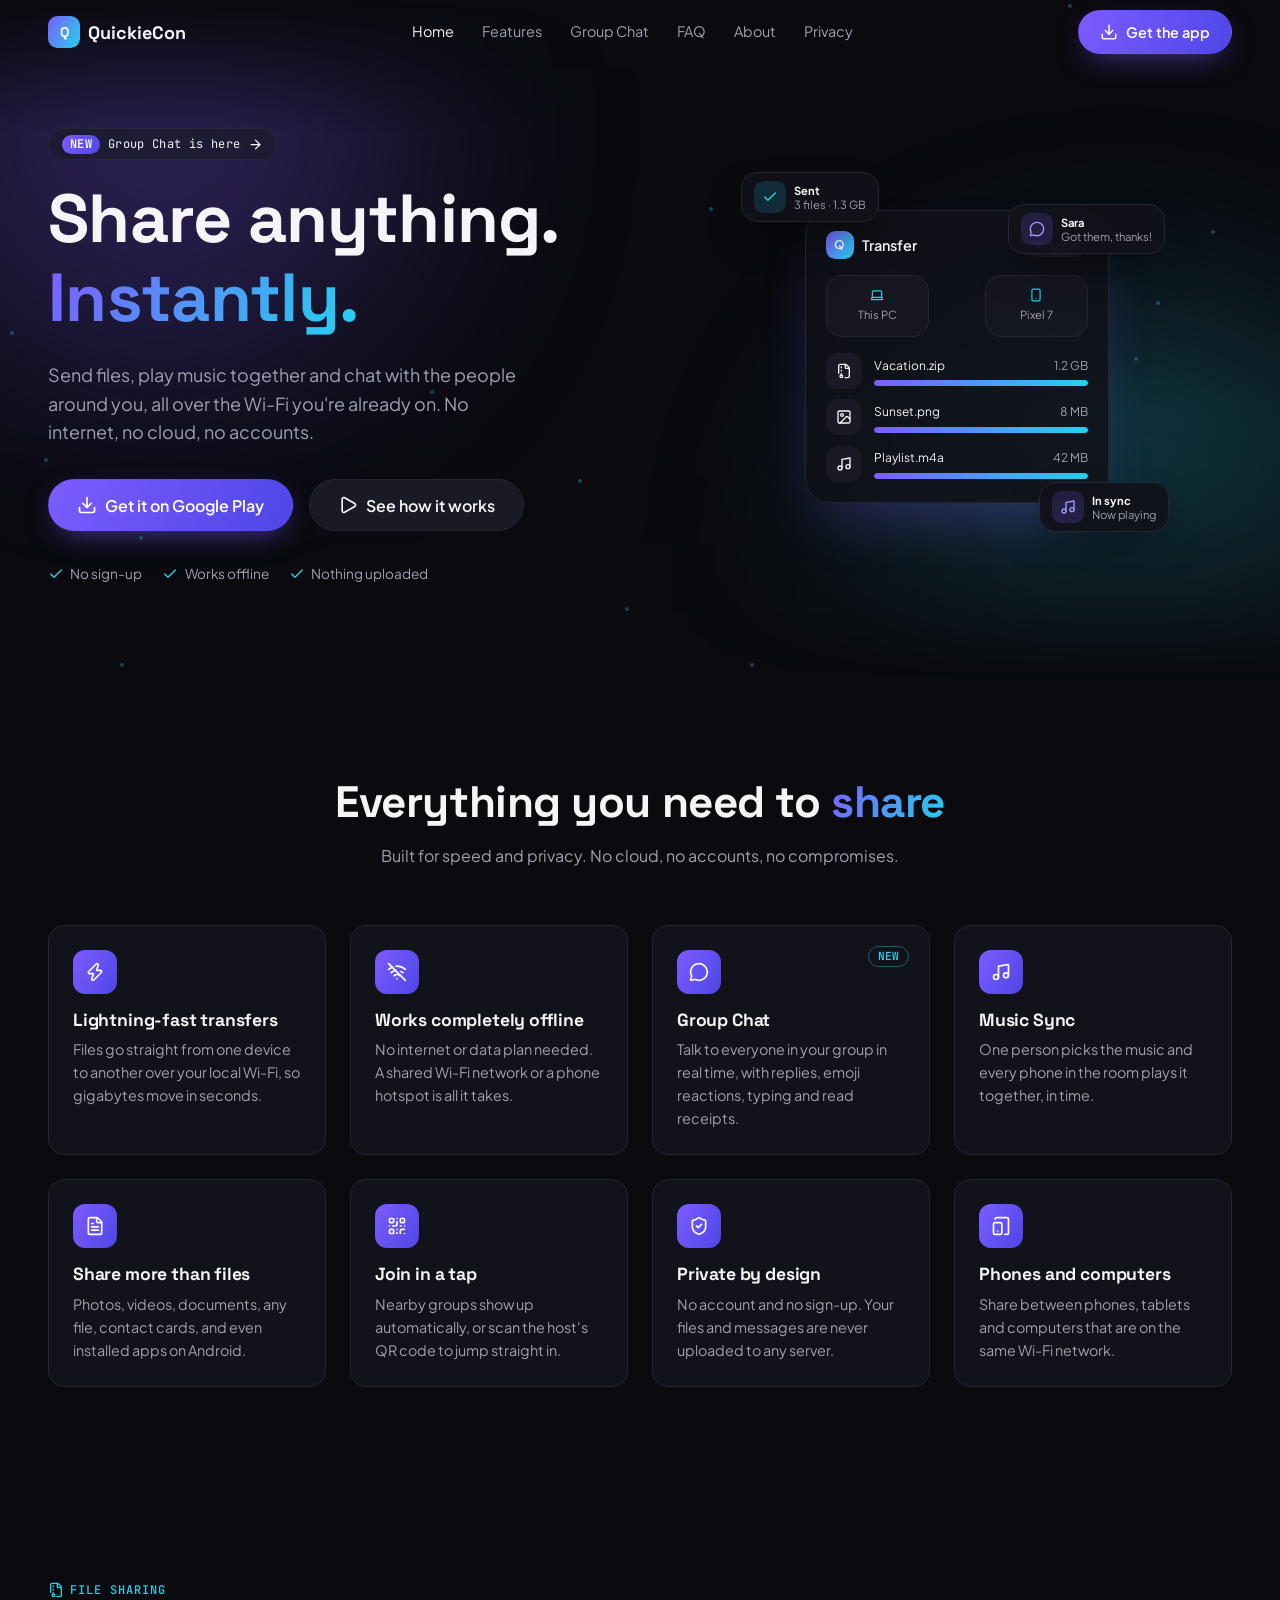
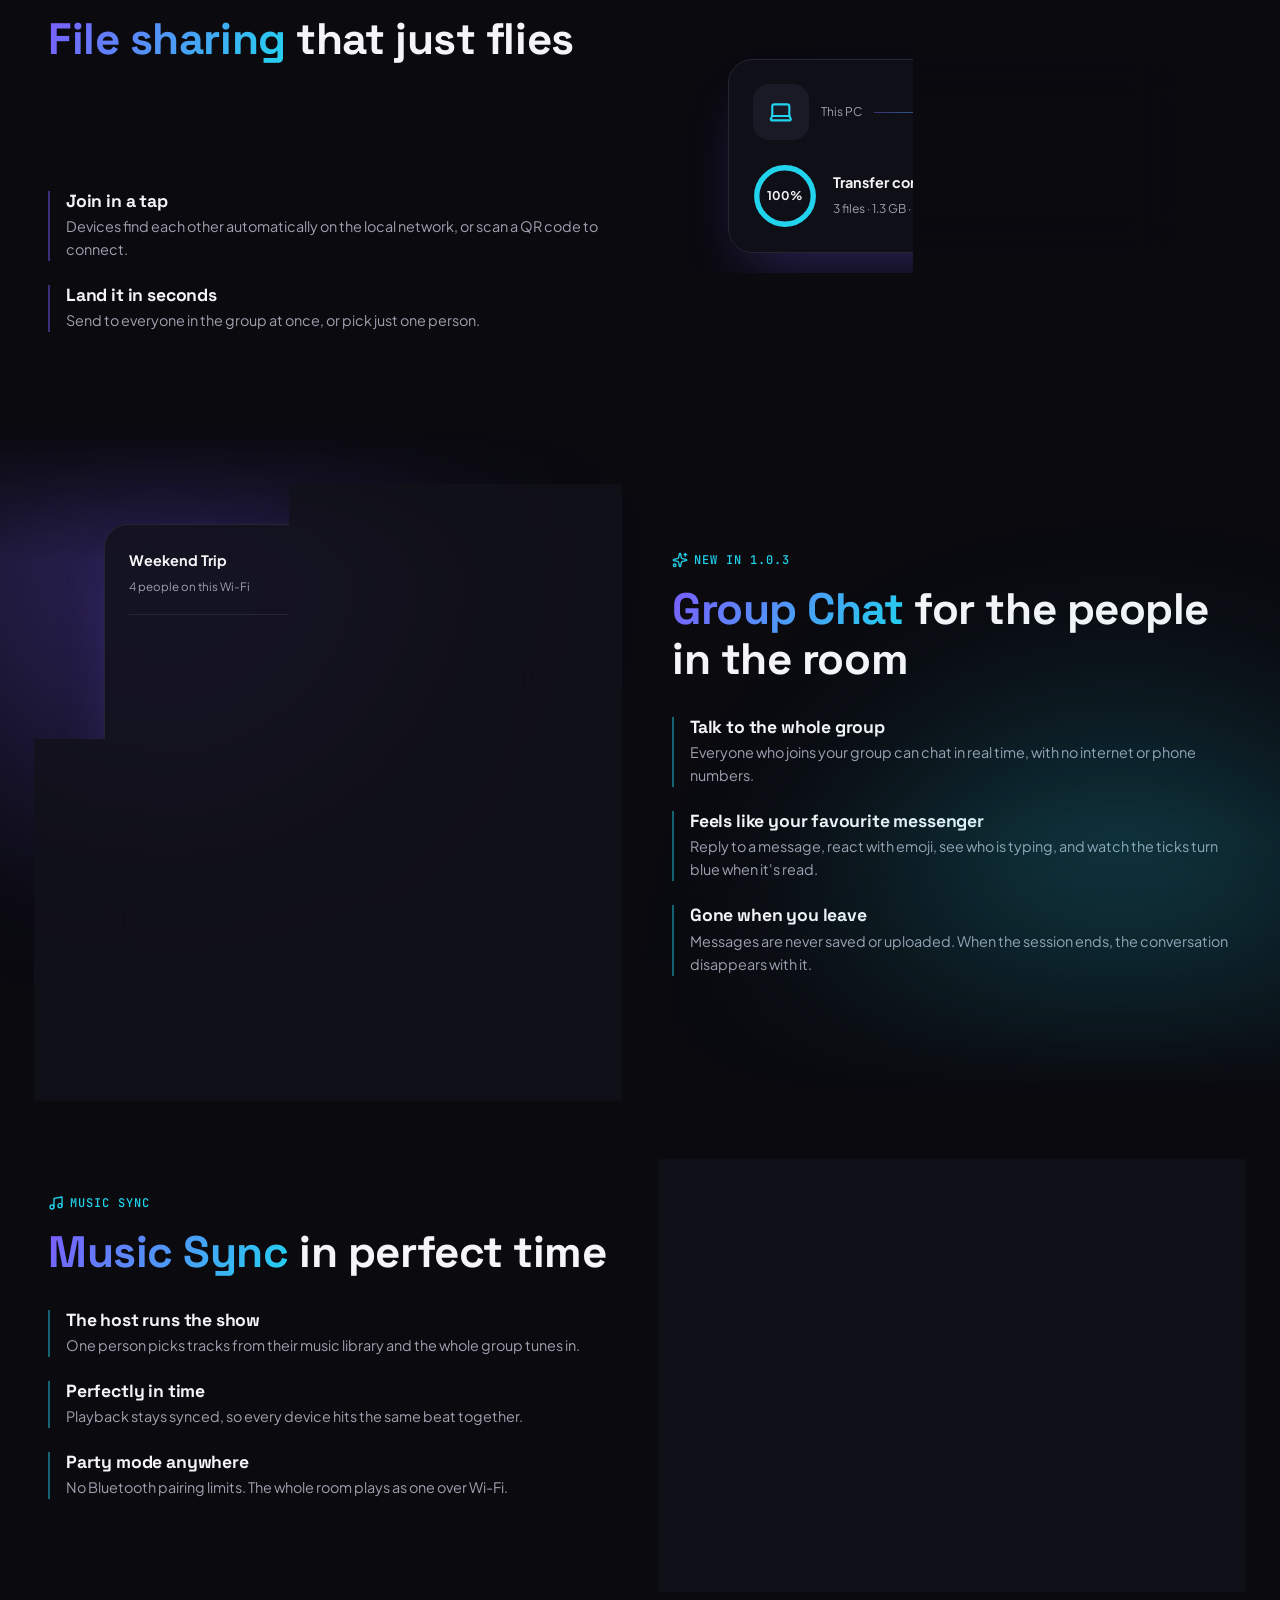
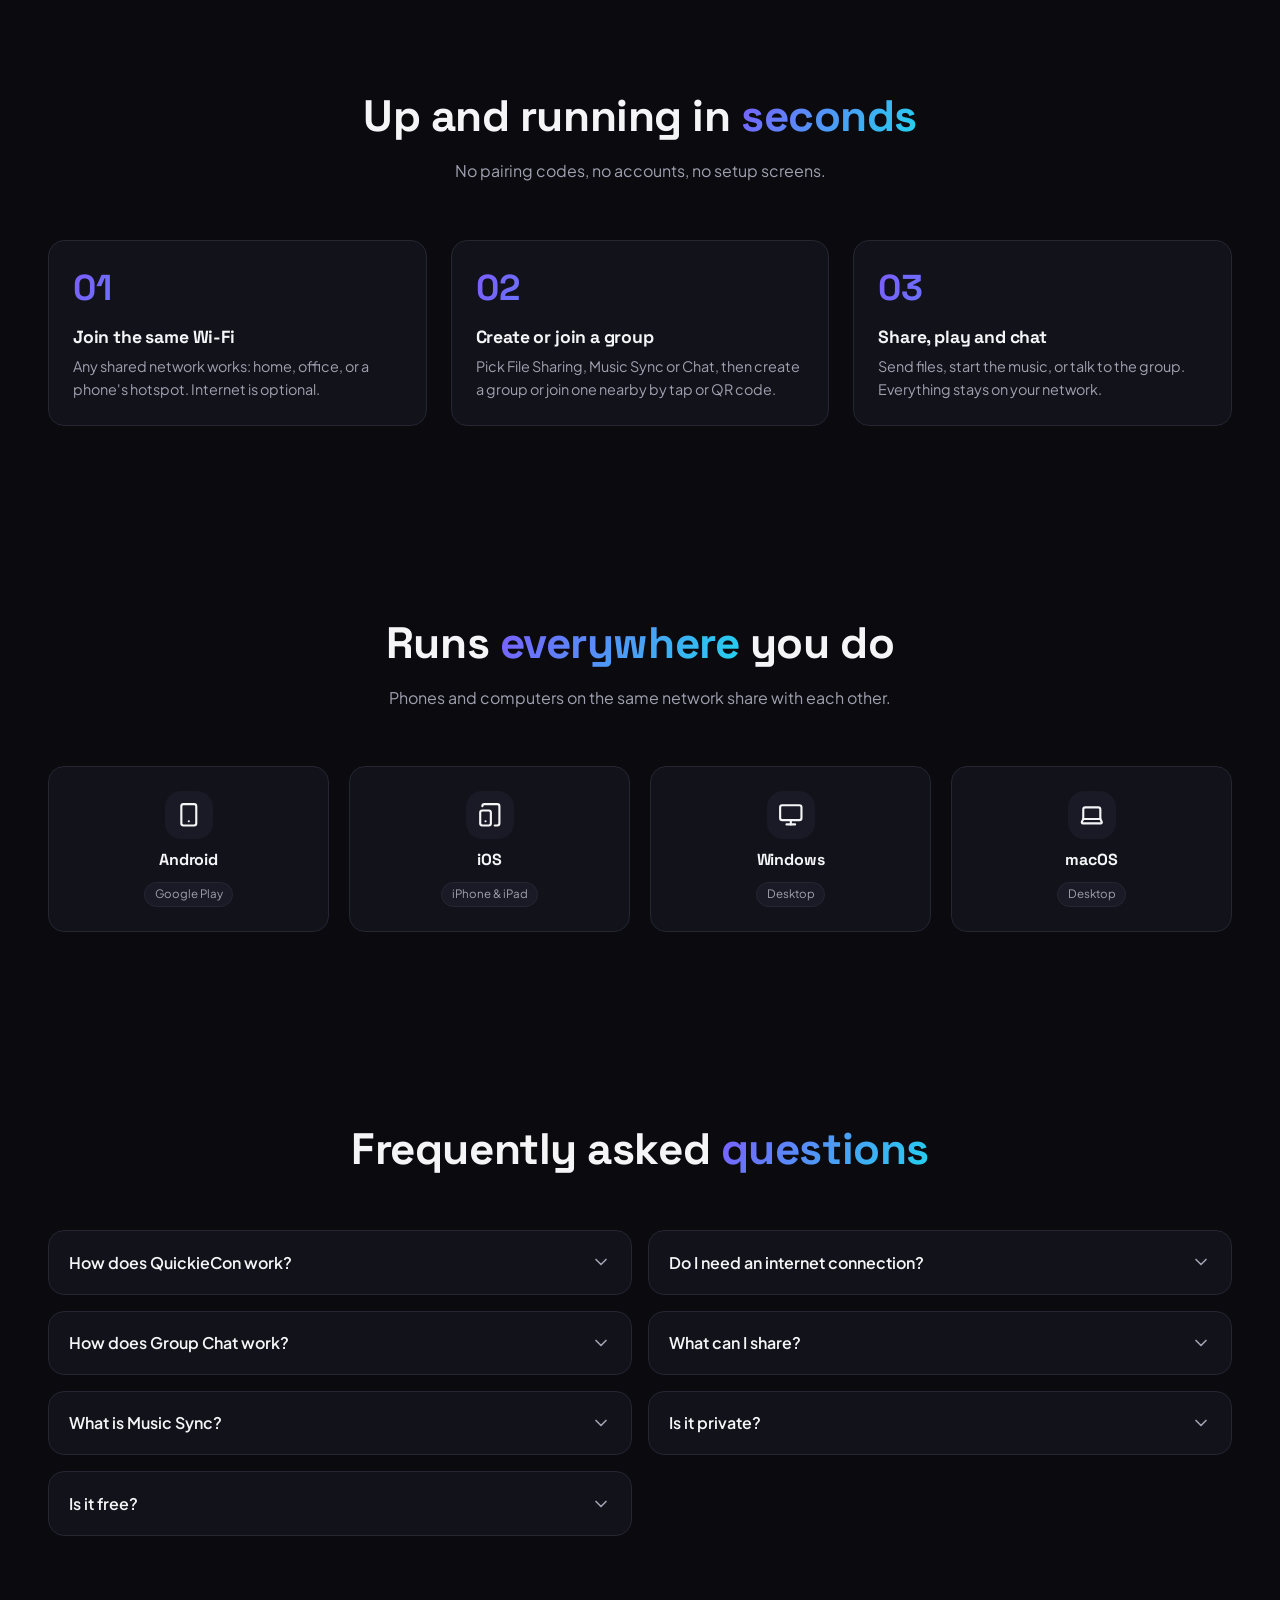
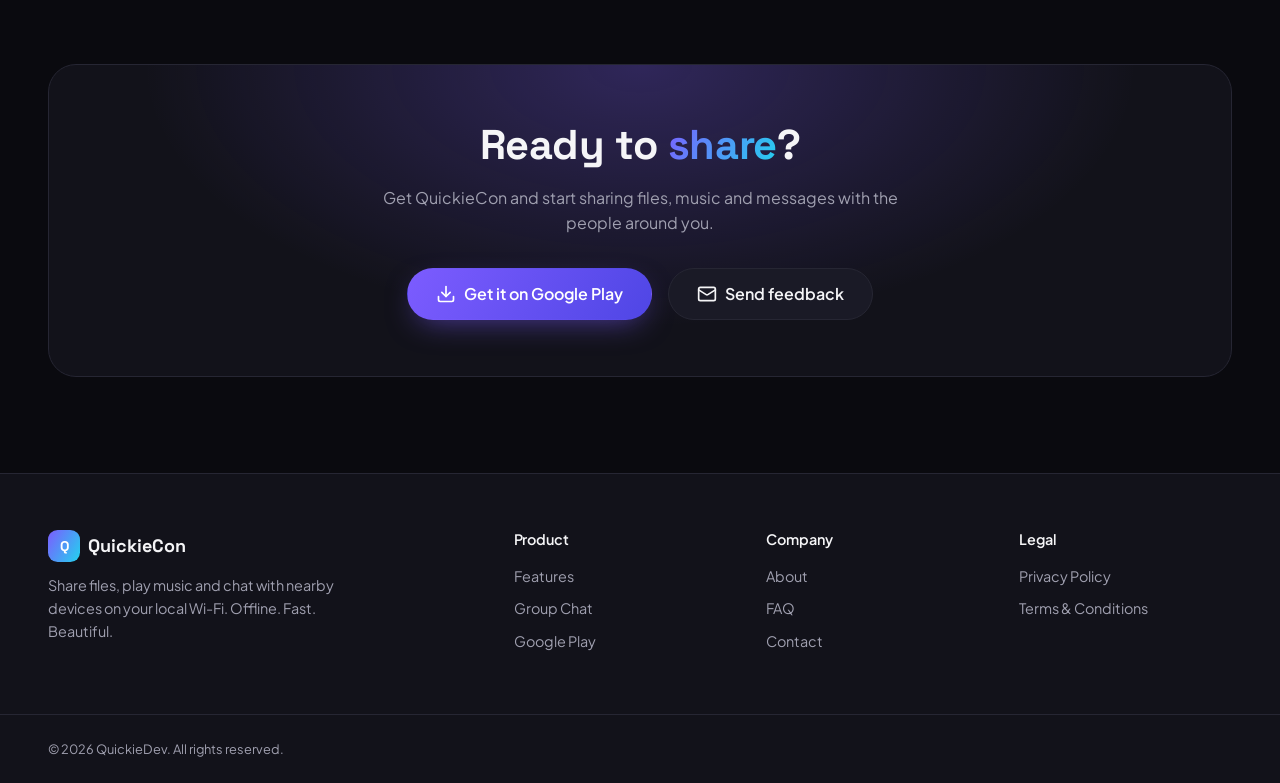
<file: index.html>
<!DOCTYPE html>
<html lang="en">
<head>
  <meta charset="utf-8">
  <meta name="viewport" content="width=device-width, initial-scale=1">
  <title>QuickieCon — Share files, music &amp; chat over Wi-Fi</title>
  <meta name="description" content="Share files, play music together and chat with nearby devices on the same Wi-Fi. No internet, no cloud, no accounts.">
  <meta name="theme-color" content="#0a0a0f">
  <meta property="og:title" content="QuickieCon — Offline. Fast. Beautiful.">
  <meta property="og:description" content="Share files, play music together and chat with nearby devices on the same Wi-Fi. No internet, no cloud, no accounts.">
  <meta property="og:type" content="website">
  <script>document.documentElement.classList.add('js')</script>
  <link rel="preconnect" href="https://fonts.googleapis.com">
  <link rel="preconnect" href="https://fonts.gstatic.com" crossorigin>
  <link rel="stylesheet" href="https://fonts.googleapis.com/css2?family=JetBrains+Mono:wght@400;500&family=Plus+Jakarta+Sans:wght@400;500;600&family=Space+Grotesk:wght@500;600;700&display=swap">
  <link rel="stylesheet" href="styles.css">
  <script src="site.js" defer></script>
</head>
<body>
  <a class="skip" href="#main">Skip to content</a>

  <header class="site-header">
    <div class="container nav-bar">
      <a class="logo" href="index.html" aria-label="QuickieCon home"><span class="logo-mark">Q</span>QuickieCon</a>
      <nav class="nav-links" aria-label="Primary">
        <a href="index.html" aria-current="page">Home</a>
        <a href="index.html#features">Features</a>
        <a href="index.html#chat">Group Chat</a>
        <a href="index.html#faq">FAQ</a>
        <a href="about.html">About</a>
        <a href="privacy.html">Privacy</a>
      </nav>
      <a class="btn btn-primary nav-cta" href="https://play.google.com/store/apps/details?id=com.quickie.quickiecon.share" target="_blank" rel="noopener">
        <svg class="i" aria-hidden="true"><use href="icons.svg#download"/></svg>Get the app
      </a>
      <button class="menu-btn" type="button" aria-label="Open menu" aria-expanded="false" aria-controls="mobile-nav">
        <svg class="i open-icon" aria-hidden="true"><use href="icons.svg#menu"/></svg>
        <svg class="i close" aria-hidden="true"><use href="icons.svg#x"/></svg>
      </button>
    </div>
    <nav class="mobile-nav" id="mobile-nav" aria-label="Mobile">
      <div class="container">
        <a href="index.html" aria-current="page">Home</a>
        <a href="index.html#features">Features</a>
        <a href="index.html#chat">Group Chat</a>
        <a href="index.html#faq">FAQ</a>
        <a href="about.html">About</a>
        <a href="privacy.html">Privacy</a>
        <a class="btn btn-primary" href="https://play.google.com/store/apps/details?id=com.quickie.quickiecon.share" target="_blank" rel="noopener">
          <svg class="i" aria-hidden="true"><use href="icons.svg#download"/></svg>Get it on Google Play
        </a>
      </div>
    </nav>
  </header>

  <main id="main">
    <!-- Hero -->
    <section class="section hero" data-loop>
      <div class="glow" aria-hidden="true"></div>
      <div class="particles" aria-hidden="true"></div>
      <div class="container hero-grid">
        <div>
          <a class="pill pill-new" href="#chat" data-reveal><b>NEW</b> Group Chat is here <svg class="i" aria-hidden="true"><use href="icons.svg#arrow-right"/></svg></a>
          <h1 data-reveal style="--d:.08s">Share anything. <span class="grad">Instantly.</span></h1>
          <p class="lead" data-reveal style="--d:.16s">Send files, play music together and chat with the people around you, all over the Wi-Fi you're already on. No internet, no cloud, no accounts.</p>
          <div class="hero-ctas" data-reveal style="--d:.24s">
            <a class="btn btn-primary btn-lg" href="https://play.google.com/store/apps/details?id=com.quickie.quickiecon.share" target="_blank" rel="noopener">
              <svg class="i" aria-hidden="true"><use href="icons.svg#download"/></svg>Get it on Google Play
            </a>
            <a class="btn btn-secondary btn-lg" href="#how">
              <svg class="i" aria-hidden="true"><use href="icons.svg#play"/></svg>See how it works
            </a>
          </div>
          <div class="hero-meta" data-reveal style="--d:.32s">
            <span><svg class="i" aria-hidden="true"><use href="icons.svg#check"/></svg>No sign-up</span>
            <span><svg class="i" aria-hidden="true"><use href="icons.svg#check"/></svg>Works offline</span>
            <span><svg class="i" aria-hidden="true"><use href="icons.svg#check"/></svg>Nothing uploaded</span>
          </div>
        </div>

        <div data-reveal="blur" style="--d:.3s">
          <div class="hero-visual" aria-hidden="true">
            <div class="panel hero-panel">
              <div class="panel-top">
                <div class="panel-title"><span class="logo-mark">Q</span>Transfer</div>
                <span class="tag"><svg class="i"><use href="icons.svg#wifi"/></svg>Local</span>
              </div>
              <div class="devices">
                <div class="device"><svg class="i"><use href="icons.svg#laptop"/></svg>This PC</div>
                <div class="wire"><span></span><span></span><span></span></div>
                <div class="device"><svg class="i"><use href="icons.svg#smartphone"/></svg>Pixel 7</div>
              </div>
              <div class="files">
                <div class="file">
                  <span class="file-icon"><svg class="i"><use href="icons.svg#file-archive"/></svg></span>
                  <div class="file-body"><div class="file-row"><span>Vacation.zip</span><span>1.2 GB</span></div><div class="bar"><i class="loading"></i></div></div>
                </div>
                <div class="file">
                  <span class="file-icon"><svg class="i"><use href="icons.svg#image"/></svg></span>
                  <div class="file-body"><div class="file-row"><span>Sunset.png</span><span>8 MB</span></div><div class="bar"><i></i></div></div>
                </div>
                <div class="file">
                  <span class="file-icon"><svg class="i"><use href="icons.svg#music"/></svg></span>
                  <div class="file-body"><div class="file-row"><span>Playlist.m4a</span><span>42 MB</span></div><div class="bar"><i></i></div></div>
                </div>
              </div>
            </div>
            <div class="chip chip-a"><span class="chip-icon"><svg class="i"><use href="icons.svg#check"/></svg></span><div><b>Sent</b><small>3 files · 1.3 GB</small></div></div>
            <div class="chip chip-c"><span class="chip-icon"><svg class="i"><use href="icons.svg#message-circle"/></svg></span><div><b>Sara</b><small>Got them, thanks!</small></div></div>
            <div class="chip chip-b"><span class="chip-icon"><svg class="i"><use href="icons.svg#music"/></svg></span><div><b>In sync</b><small>Now playing</small></div></div>
          </div>
        </div>
      </div>
    </section>

    <!-- Features -->
    <section class="section" id="features">
      <div class="container">
        <div class="section-head" data-reveal>
          <h2>Everything you need to <span class="grad">share</span></h2>
          <p>Built for speed and privacy. No cloud, no accounts, no compromises.</p>
        </div>
        <div class="grid-3">
          <article class="card" data-reveal style="--d:0s">
            <span class="card-icon"><svg class="i" aria-hidden="true"><use href="icons.svg#zap"/></svg></span>
            <h3>Lightning-fast transfers</h3>
            <p>Files go straight from one device to another over your local Wi-Fi, so gigabytes move in seconds.</p>
          </article>
          <article class="card" data-reveal style="--d:.06s">
            <span class="card-icon"><svg class="i" aria-hidden="true"><use href="icons.svg#wifi-off"/></svg></span>
            <h3>Works completely offline</h3>
            <p>No internet or data plan needed. A shared Wi-Fi network or a phone hotspot is all it takes.</p>
          </article>
          <article class="card" data-reveal style="--d:.12s">
            <span class="badge-new">NEW</span>
            <span class="card-icon"><svg class="i" aria-hidden="true"><use href="icons.svg#message-circle"/></svg></span>
            <h3>Group Chat</h3>
            <p>Talk to everyone in your group in real time, with replies, emoji reactions, typing and read receipts.</p>
          </article>
          <article class="card" data-reveal style="--d:.18s">
            <span class="card-icon"><svg class="i" aria-hidden="true"><use href="icons.svg#music"/></svg></span>
            <h3>Music Sync</h3>
            <p>One person picks the music and every phone in the room plays it together, in time.</p>
          </article>
          <article class="card" data-reveal style="--d:.24s">
            <span class="card-icon"><svg class="i" aria-hidden="true"><use href="icons.svg#file-text"/></svg></span>
            <h3>Share more than files</h3>
            <p>Photos, videos, documents, any file, contact cards, and even installed apps on Android.</p>
          </article>
          <article class="card" data-reveal style="--d:.3s">
            <span class="card-icon"><svg class="i" aria-hidden="true"><use href="icons.svg#qr-code"/></svg></span>
            <h3>Join in a tap</h3>
            <p>Nearby groups show up automatically, or scan the host's QR code to jump straight in.</p>
          </article>
          <article class="card" data-reveal style="--d:.36s">
            <span class="card-icon"><svg class="i" aria-hidden="true"><use href="icons.svg#shield-check"/></svg></span>
            <h3>Private by design</h3>
            <p>No account and no sign-up. Your files and messages are never uploaded to any server.</p>
          </article>
          <article class="card" data-reveal style="--d:.42s">
            <span class="card-icon"><svg class="i" aria-hidden="true"><use href="icons.svg#tablet-smartphone"/></svg></span>
            <h3>Phones and computers</h3>
            <p>Share between phones, tablets and computers that are on the same Wi-Fi network.</p>
          </article>
        </div>
      </div>
    </section>

    <!-- File sharing -->
    <section class="section" id="file-sharing">
      <div class="container split">
        <div>
          <span class="kicker" data-reveal><svg class="i" aria-hidden="true"><use href="icons.svg#file-archive"/></svg>File sharing</span>
          <h2 data-reveal><span class="grad">File sharing</span> that just flies</h2>
          <ul class="points">
            <li data-reveal style="--d:.05s"><h3>Send more than files</h3><p>Photos, videos, documents, any file, plus contacts as a card and installed Android apps.</p></li>
            <li data-reveal style="--d:.1s"><h3>Join in a tap</h3><p>Devices find each other automatically on the local network, or scan a QR code to connect.</p></li>
            <li data-reveal style="--d:.15s"><h3>Land it in seconds</h3><p>Send to everyone in the group at once, or pick just one person.</p></li>
          </ul>
        </div>
        <div data-reveal="blur" style="--d:.15s">
          <div class="panel scene" data-loop aria-hidden="true">
            <div class="link-row">
              <div class="node"><span class="node-icon"><svg class="i"><use href="icons.svg#laptop"/></svg></span>This PC</div>
              <div class="lane">
                <span><svg class="i"><use href="icons.svg#file-archive"/></svg></span>
                <span><svg class="i"><use href="icons.svg#image"/></svg></span>
                <span><svg class="i"><use href="icons.svg#file-text"/></svg></span>
              </div>
              <div class="node">Pixel 7<span class="node-icon v"><svg class="i"><use href="icons.svg#smartphone"/></svg></span></div>
            </div>
            <div class="done-row">
              <div class="ring">
                <svg viewBox="0 0 36 36"><circle class="track" cx="18" cy="18" r="15.9" fill="none" stroke-width="3"/><circle class="val" cx="18" cy="18" r="15.9" fill="none" stroke-width="3" stroke-linecap="round" pathLength="100"/></svg>
                <b>100%</b>
              </div>
              <div><strong>Transfer complete</strong><small>3 files · 1.3 GB · 4.2 s</small></div>
            </div>
          </div>
        </div>
      </div>
    </section>

    <!-- Group chat (new) -->
    <section class="section" id="chat">
      <div class="glow" aria-hidden="true" data-loop></div>
      <div class="container split flip">
        <div>
          <span class="kicker" data-reveal><svg class="i" aria-hidden="true"><use href="icons.svg#sparkles"/></svg>New in 1.0.3</span>
          <h2 data-reveal><span class="grad">Group Chat</span> for the people in the room</h2>
          <ul class="points cyan">
            <li data-reveal style="--d:.05s"><h3>Talk to the whole group</h3><p>Everyone who joins your group can chat in real time, with no internet or phone numbers.</p></li>
            <li data-reveal style="--d:.1s"><h3>Feels like your favourite messenger</h3><p>Reply to a message, react with emoji, see who is typing, and watch the ticks turn blue when it's read.</p></li>
            <li data-reveal style="--d:.15s"><h3>Gone when you leave</h3><p>Messages are never saved or uploaded. When the session ends, the conversation disappears with it.</p></li>
          </ul>
        </div>
        <div data-reveal="blur" style="--d:.15s">
          <div class="panel scene chat-scene" data-loop aria-hidden="true">
            <div class="chat-head">
              <div><strong>Weekend Trip</strong><small>4 people on this Wi-Fi</small></div>
              <div class="avatars">
                <span style="background:#7c5cff">S</span><span style="background:#0e7490">O</span><span style="background:#4f46e5">A</span><span style="background:#334155">+1</span>
              </div>
            </div>
            <div class="chat-body">
              <div class="msg" data-step data-typing-after>
                <span class="who" style="color:#a996ff">Sara</span>
                <div class="bubble">Sending the photos from today now!</div>
              </div>
              <div class="msg" data-step>
                <span class="who" style="color:#22d3ee">Omar</span>
                <div class="bubble">Got all 48. These look amazing<span class="react" data-step>❤️ 2</span></div>
              </div>
              <div class="msg me" data-step data-typing-after>
                <div class="bubble">
                  <div class="quote">Sending the photos from today now!</div>
                  Who's picking the music tonight?
                  <div class="meta">21:04 <svg class="i"><use href="icons.svg#check-check"/></svg></div>
                </div>
              </div>
              <div class="msg" data-step>
                <span class="who" style="color:#a996ff">Sara</span>
                <div class="bubble">Me! Starting Music Sync now</div>
              </div>
              <div class="typing-row" hidden><div class="typing"><span></span><span></span><span></span></div></div>
            </div>
            <div class="composer">
              <svg class="i"><use href="icons.svg#smile"/></svg><span>Message</span><svg class="i"><use href="icons.svg#reply"/></svg>
            </div>
          </div>
        </div>
      </div>
    </section>

    <!-- Music sync -->
    <section class="section" id="music">
      <div class="container split">
        <div>
          <span class="kicker" data-reveal><svg class="i" aria-hidden="true"><use href="icons.svg#music"/></svg>Music Sync</span>
          <h2 data-reveal><span class="grad">Music Sync</span> in perfect time</h2>
          <ul class="points cyan">
            <li data-reveal style="--d:.05s"><h3>The host runs the show</h3><p>One person picks tracks from their music library and the whole group tunes in.</p></li>
            <li data-reveal style="--d:.1s"><h3>Perfectly in time</h3><p>Playback stays synced, so every device hits the same beat together.</p></li>
            <li data-reveal style="--d:.15s"><h3>Party mode anywhere</h3><p>No Bluetooth pairing limits. The whole room plays as one over Wi-Fi.</p></li>
          </ul>
        </div>
        <div data-reveal="blur" style="--d:.15s">
          <div class="panel scene" data-loop aria-hidden="true">
            <div class="link-row">
              <div class="cast">
                <span class="node-icon"><svg class="i"><use href="icons.svg#laptop"/></svg></span>
                <svg class="i"><use href="icons.svg#radio"/></svg>
                <span class="node-icon v"><svg class="i"><use href="icons.svg#smartphone"/></svg></span>
              </div>
              <span class="status">In sync</span>
            </div>
            <div class="track-info">
              <span class="cover"><svg class="i"><use href="icons.svg#music"/></svg></span>
              <div><strong>Midnight Drive</strong><small>The Waveforms</small></div>
            </div>
            <div class="wave"></div>
            <div class="playhead">
              <div class="bar"><i></i></div>
              <div class="times"><span>1:12</span><span>3:48</span></div>
            </div>
          </div>
        </div>
      </div>
    </section>

    <!-- How it works -->
    <section class="section" id="how">
      <div class="container">
        <div class="section-head" data-reveal>
          <h2>Up and running in <span class="grad">seconds</span></h2>
          <p>No pairing codes, no accounts, no setup screens.</p>
        </div>
        <div class="steps">
          <div class="card step" data-reveal style="--d:0s"><h3>Join the same Wi-Fi</h3><p>Any shared network works: home, office, or a phone's hotspot. Internet is optional.</p></div>
          <div class="card step" data-reveal style="--d:.08s"><h3>Create or join a group</h3><p>Pick File Sharing, Music Sync or Chat, then create a group or join one nearby by tap or QR code.</p></div>
          <div class="card step" data-reveal style="--d:.16s"><h3>Share, play and chat</h3><p>Send files, start the music, or talk to the group. Everything stays on your network.</p></div>
        </div>
      </div>
    </section>

    <!-- Platforms -->
    <section class="section" id="platforms">
      <div class="container">
        <div class="section-head" data-reveal>
          <h2>Runs <span class="grad">everywhere</span> you do</h2>
          <p>Phones and computers on the same network share with each other.</p>
        </div>
        <div class="platforms">
          <a class="card platform" style="text-decoration:none;--d:0s" data-reveal href="https://play.google.com/store/apps/details?id=com.quickie.quickiecon.share" target="_blank" rel="noopener">
            <span class="node-icon"><svg class="i" aria-hidden="true"><use href="icons.svg#smartphone"/></svg></span><h3>Android</h3><small>Google Play</small>
          </a>
          <div class="card platform" data-reveal style="--d:.06s"><span class="node-icon"><svg class="i" aria-hidden="true"><use href="icons.svg#tablet-smartphone"/></svg></span><h3>iOS</h3><small>iPhone &amp; iPad</small></div>
          <div class="card platform" data-reveal style="--d:.12s"><span class="node-icon"><svg class="i" aria-hidden="true"><use href="icons.svg#monitor"/></svg></span><h3>Windows</h3><small>Desktop</small></div>
          <div class="card platform" data-reveal style="--d:.18s"><span class="node-icon"><svg class="i" aria-hidden="true"><use href="icons.svg#laptop"/></svg></span><h3>macOS</h3><small>Desktop</small></div>
        </div>
      </div>
    </section>

    <!-- FAQ -->
    <section class="section" id="faq">
      <div class="container">
        <div class="section-head" data-reveal>
          <h2>Frequently asked <span class="grad">questions</span></h2>
        </div>
        <div class="faq" data-reveal>
          <details>
            <summary>How does QuickieCon work?<svg class="i" aria-hidden="true"><use href="icons.svg#chevron-down"/></svg></summary>
            <p>Devices on the same Wi-Fi network connect directly to each other. One device creates a group and the others join it; files, music and messages then travel over your local network. Nothing is uploaded to any cloud or server.</p>
          </details>
          <details>
            <summary>Do I need an internet connection?<svg class="i" aria-hidden="true"><use href="icons.svg#chevron-down"/></svg></summary>
            <p>No. QuickieCon works entirely offline. As long as your devices share a Wi-Fi network, even a router with no internet or a phone's hotspot, it works.</p>
          </details>
          <details>
            <summary>How does Group Chat work?<svg class="i" aria-hidden="true"><use href="icons.svg#chevron-down"/></svg></summary>
            <p>Create or join a chat group and everyone in it can message each other in real time. It's one group conversation, so every message is seen by everyone in the group. Messages aren't saved: people who join later don't see earlier messages, and the chat disappears when the session ends.</p>
          </details>
          <details>
            <summary>What can I share?<svg class="i" aria-hidden="true"><use href="icons.svg#chevron-down"/></svg></summary>
            <p>Photos, videos, documents and any other file, plus contact cards. On Android you can also share an installed app. Send to everyone in the group at once, or to one person.</p>
          </details>
          <details>
            <summary>What is Music Sync?<svg class="i" aria-hidden="true"><use href="icons.svg#chevron-down"/></svg></summary>
            <p>One person hosts and picks tracks from their music library; everyone in the group hears the same song at the same time, so the whole room plays as one.</p>
          </details>
          <details>
            <summary>Is it private?<svg class="i" aria-hidden="true"><use href="icons.svg#chevron-down"/></svg></summary>
            <p>Your files, music and messages travel directly between devices and never pass through our servers. There's no account and no cloud copy. Local transfers are not encrypted, so only share on Wi-Fi networks and with people you trust. See the <a href="privacy.html" style="color:var(--cyan)">Privacy Policy</a> for details.</p>
          </details>
          <details>
            <summary>Is it free?<svg class="i" aria-hidden="true"><use href="icons.svg#chevron-down"/></svg></summary>
            <p>Yes. QuickieCon is free to download and use, and there's no account to create.</p>
          </details>
        </div>
      </div>
    </section>

    <!-- CTA -->
    <section class="section" style="padding-top:2rem">
      <div class="container">
        <div class="cta-band" data-reveal>
          <h2>Ready to <span class="grad">share</span>?</h2>
          <p>Get QuickieCon and start sharing files, music and messages with the people around you.</p>
          <div class="hero-ctas">
            <a class="btn btn-primary btn-lg" href="https://play.google.com/store/apps/details?id=com.quickie.quickiecon.share" target="_blank" rel="noopener">
              <svg class="i" aria-hidden="true"><use href="icons.svg#download"/></svg>Get it on Google Play
            </a>
            <a class="btn btn-secondary btn-lg" href="mailto:support.quickiedev@gmail.com">
              <svg class="i" aria-hidden="true"><use href="icons.svg#mail"/></svg>Send feedback
            </a>
          </div>
        </div>
      </div>
    </section>
  </main>

  <footer class="site-footer">
    <div class="container footer-grid">
      <div>
        <a class="logo" href="index.html"><span class="logo-mark">Q</span>QuickieCon</a>
        <p>Share files, play music and chat with nearby devices on your local Wi-Fi. Offline. Fast. Beautiful.</p>
      </div>
      <div>
        <h3>Product</h3>
        <ul>
          <li><a href="index.html#features">Features</a></li>
          <li><a href="index.html#chat">Group Chat</a></li>
          <li><a href="https://play.google.com/store/apps/details?id=com.quickie.quickiecon.share" target="_blank" rel="noopener">Google Play</a></li>
        </ul>
      </div>
      <div>
        <h3>Company</h3>
        <ul>
          <li><a href="about.html">About</a></li>
          <li><a href="index.html#faq">FAQ</a></li>
          <li><a href="mailto:support.quickiedev@gmail.com">Contact</a></li>
        </ul>
      </div>
      <div>
        <h3>Legal</h3>
        <ul>
          <li><a href="privacy.html">Privacy Policy</a></li>
          <li><a href="terms.html">Terms &amp; Conditions</a></li>
        </ul>
      </div>
    </div>
    <div class="container footer-bottom">© <span data-year>2026</span> QuickieDev. All rights reserved.</div>
  </footer>
</body>
</html>
</file>
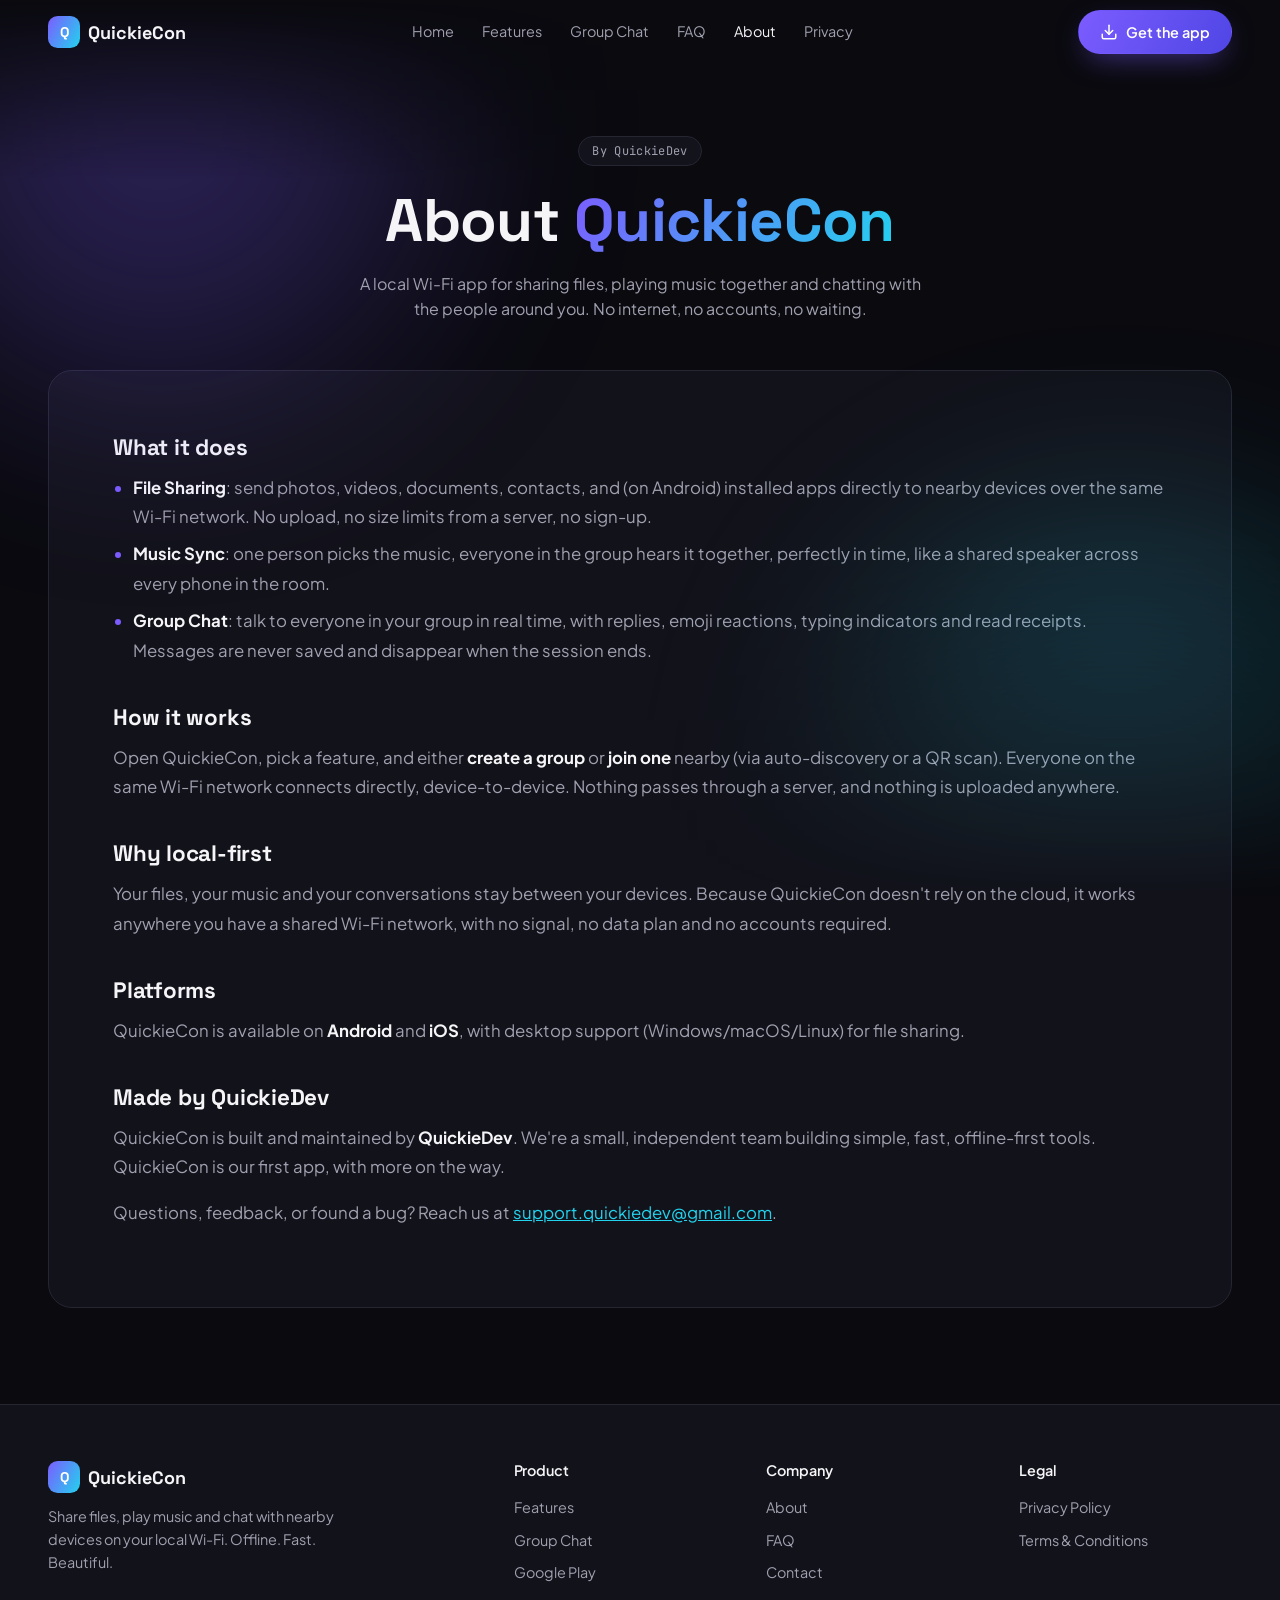
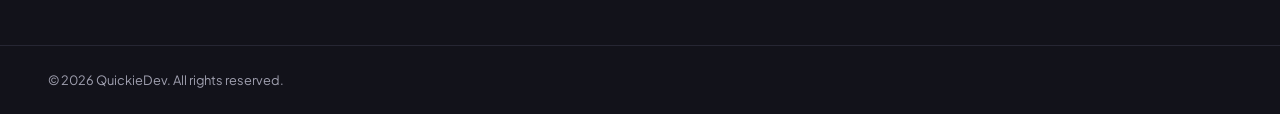
<file: about.html>
<!DOCTYPE html>
<html lang="en">
<head>
  <meta charset="utf-8">
  <meta name="viewport" content="width=device-width, initial-scale=1">
  <title>About — QuickieCon</title>
  <meta name="description" content="QuickieCon is a local Wi-Fi app for sharing files, playing music together and group chat, by QuickieDev.">
  <meta name="theme-color" content="#0a0a0f">
  <script>document.documentElement.classList.add('js')</script>
  <link rel="preconnect" href="https://fonts.googleapis.com">
  <link rel="preconnect" href="https://fonts.gstatic.com" crossorigin>
  <link rel="stylesheet" href="https://fonts.googleapis.com/css2?family=JetBrains+Mono:wght@400;500&family=Plus+Jakarta+Sans:wght@400;500;600&family=Space+Grotesk:wght@500;600;700&display=swap">
  <link rel="stylesheet" href="styles.css">
  <script src="site.js" defer></script>
</head>
<body>
  <a class="skip" href="#main">Skip to content</a>

  <header class="site-header">
    <div class="container nav-bar">
      <a class="logo" href="index.html" aria-label="QuickieCon home"><span class="logo-mark">Q</span>QuickieCon</a>
      <nav class="nav-links" aria-label="Primary">
        <a href="index.html">Home</a>
        <a href="index.html#features">Features</a>
        <a href="index.html#chat">Group Chat</a>
        <a href="index.html#faq">FAQ</a>
        <a href="about.html" aria-current="page">About</a>
        <a href="privacy.html">Privacy</a>
      </nav>
      <a class="btn btn-primary nav-cta" href="https://play.google.com/store/apps/details?id=com.quickie.quickiecon.share" target="_blank" rel="noopener">
        <svg class="i" aria-hidden="true"><use href="icons.svg#download"/></svg>Get the app
      </a>
      <button class="menu-btn" type="button" aria-label="Open menu" aria-expanded="false" aria-controls="mobile-nav">
        <svg class="i open-icon" aria-hidden="true"><use href="icons.svg#menu"/></svg>
        <svg class="i close" aria-hidden="true"><use href="icons.svg#x"/></svg>
      </button>
    </div>
    <nav class="mobile-nav" id="mobile-nav" aria-label="Mobile">
      <div class="container">
        <a href="index.html">Home</a>
        <a href="index.html#features">Features</a>
        <a href="index.html#chat">Group Chat</a>
        <a href="index.html#faq">FAQ</a>
        <a href="about.html" aria-current="page">About</a>
        <a href="privacy.html">Privacy</a>
        <a class="btn btn-primary" href="https://play.google.com/store/apps/details?id=com.quickie.quickiecon.share" target="_blank" rel="noopener">
          <svg class="i" aria-hidden="true"><use href="icons.svg#download"/></svg>Get it on Google Play
        </a>
      </div>
    </nav>
  </header>

  <main id="main">
    <section class="page-hero" data-loop>
      <div class="glow" aria-hidden="true"></div>
      <div class="container">
        <span class="pill" data-reveal>By QuickieDev</span>
        <h1 data-reveal style="--d:.08s">About <span class="grad">QuickieCon</span></h1>
        <p data-reveal style="--d:.16s">A local Wi-Fi app for sharing files, playing music together and chatting with the people around you. No internet, no accounts, no waiting.</p>
      </div>
    </section>

    <div class="container">
      <article class="prose" data-reveal>
        <h2>What it does</h2>
        <ul>
          <li><strong>File Sharing</strong>: send photos, videos, documents, contacts, and (on Android) installed apps directly to nearby devices over the same Wi-Fi network. No upload, no size limits from a server, no sign-up.</li>
          <li><strong>Music Sync</strong>: one person picks the music, everyone in the group hears it together, perfectly in time, like a shared speaker across every phone in the room.</li>
          <li><strong>Group Chat</strong>: talk to everyone in your group in real time, with replies, emoji reactions, typing indicators and read receipts. Messages are never saved and disappear when the session ends.</li>
        </ul>

        <h2>How it works</h2>
        <p>Open QuickieCon, pick a feature, and either <strong>create a group</strong> or <strong>join one</strong> nearby (via auto-discovery or a QR scan). Everyone on the same Wi-Fi network connects directly, device-to-device. Nothing passes through a server, and nothing is uploaded anywhere.</p>

        <h2>Why local-first</h2>
        <p>Your files, your music and your conversations stay between your devices. Because QuickieCon doesn't rely on the cloud, it works anywhere you have a shared Wi-Fi network, with no signal, no data plan and no accounts required.</p>

        <h2>Platforms</h2>
        <p>QuickieCon is available on <strong>Android</strong> and <strong>iOS</strong>, with desktop support (Windows/macOS/Linux) for file sharing.</p>

        <h2>Made by QuickieDev</h2>
        <p>QuickieCon is built and maintained by <strong>QuickieDev</strong>. We're a small, independent team building simple, fast, offline-first tools. QuickieCon is our first app, with more on the way.</p>
        <p>Questions, feedback, or found a bug? Reach us at <a href="mailto:support.quickiedev@gmail.com">support.quickiedev@gmail.com</a>.</p>
      </article>
    </div>
  </main>

  <footer class="site-footer">
    <div class="container footer-grid">
      <div>
        <a class="logo" href="index.html"><span class="logo-mark">Q</span>QuickieCon</a>
        <p>Share files, play music and chat with nearby devices on your local Wi-Fi. Offline. Fast. Beautiful.</p>
      </div>
      <div>
        <h3>Product</h3>
        <ul>
          <li><a href="index.html#features">Features</a></li>
          <li><a href="index.html#chat">Group Chat</a></li>
          <li><a href="https://play.google.com/store/apps/details?id=com.quickie.quickiecon.share" target="_blank" rel="noopener">Google Play</a></li>
        </ul>
      </div>
      <div>
        <h3>Company</h3>
        <ul>
          <li><a href="about.html">About</a></li>
          <li><a href="index.html#faq">FAQ</a></li>
          <li><a href="mailto:support.quickiedev@gmail.com">Contact</a></li>
        </ul>
      </div>
      <div>
        <h3>Legal</h3>
        <ul>
          <li><a href="privacy.html">Privacy Policy</a></li>
          <li><a href="terms.html">Terms &amp; Conditions</a></li>
        </ul>
      </div>
    </div>
    <div class="container footer-bottom">© <span data-year>2026</span> QuickieDev. All rights reserved.</div>
  </footer>
</body>
</html>
</file>
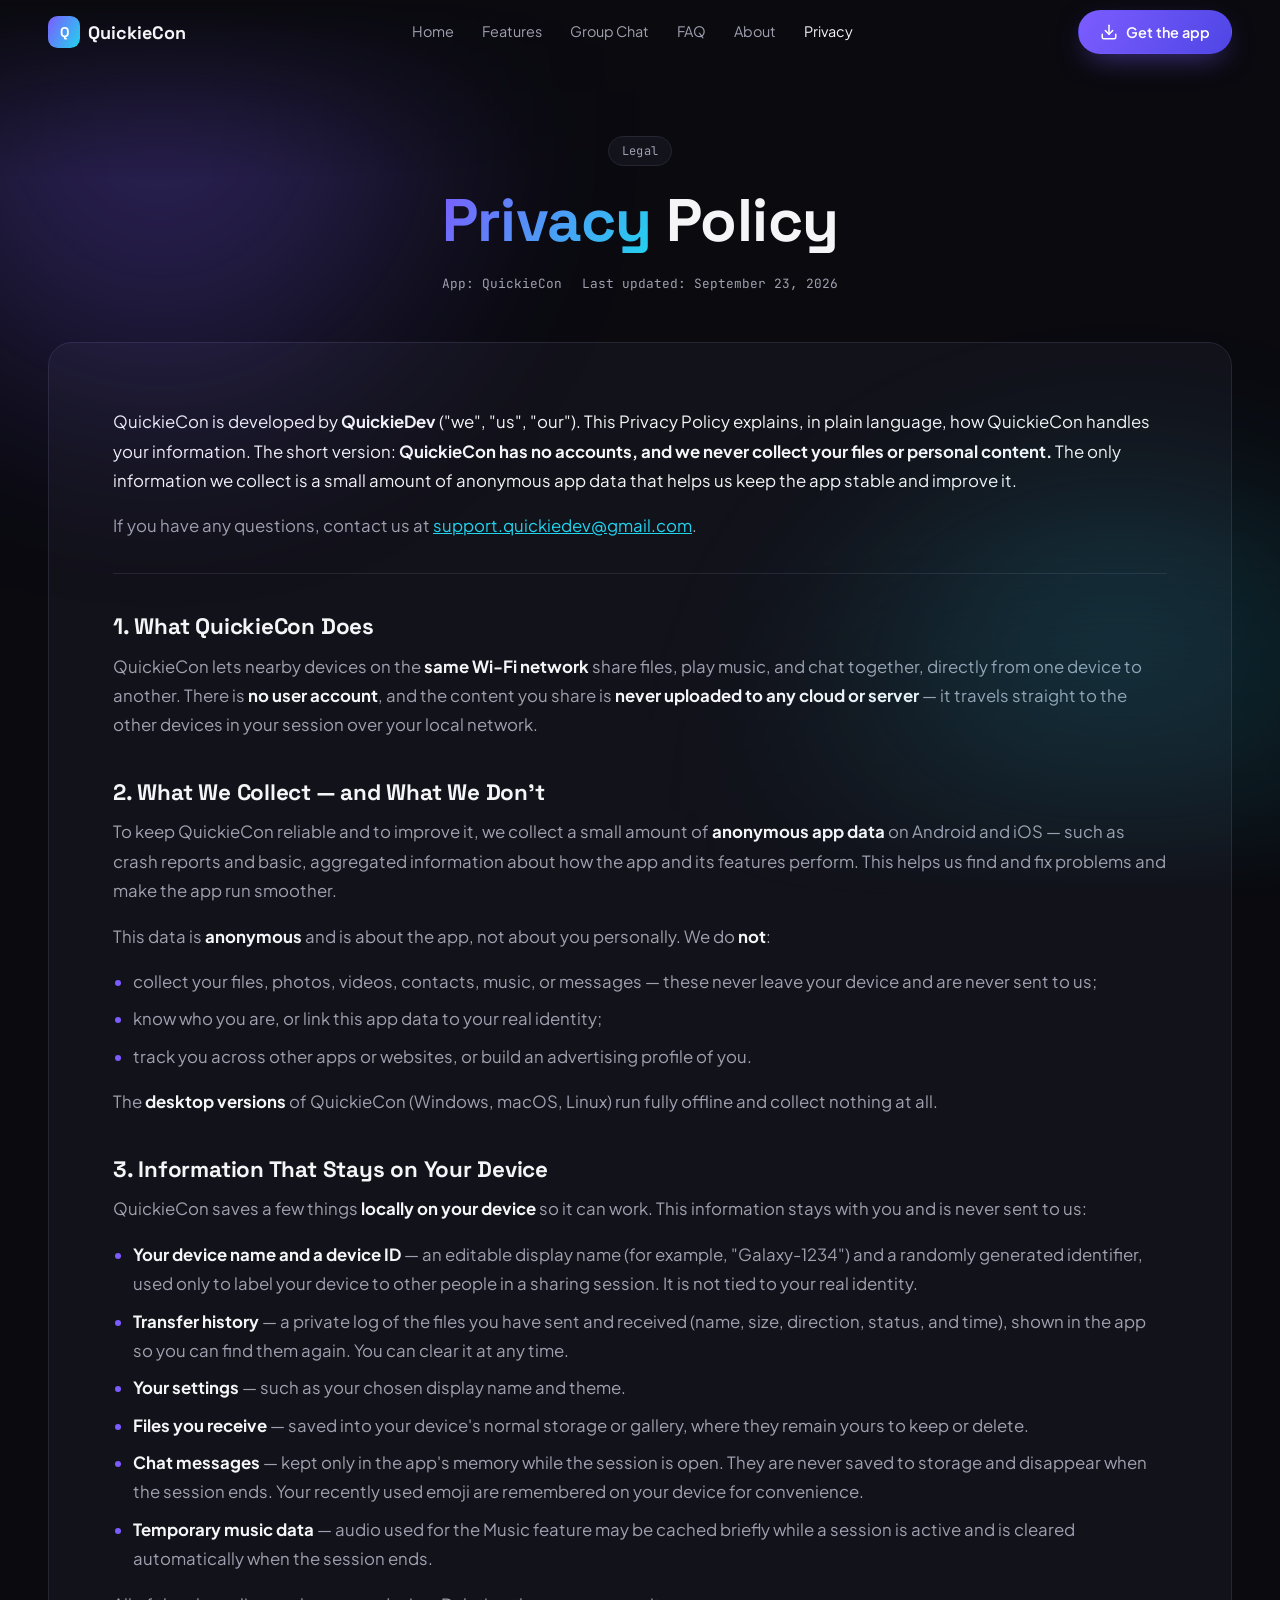
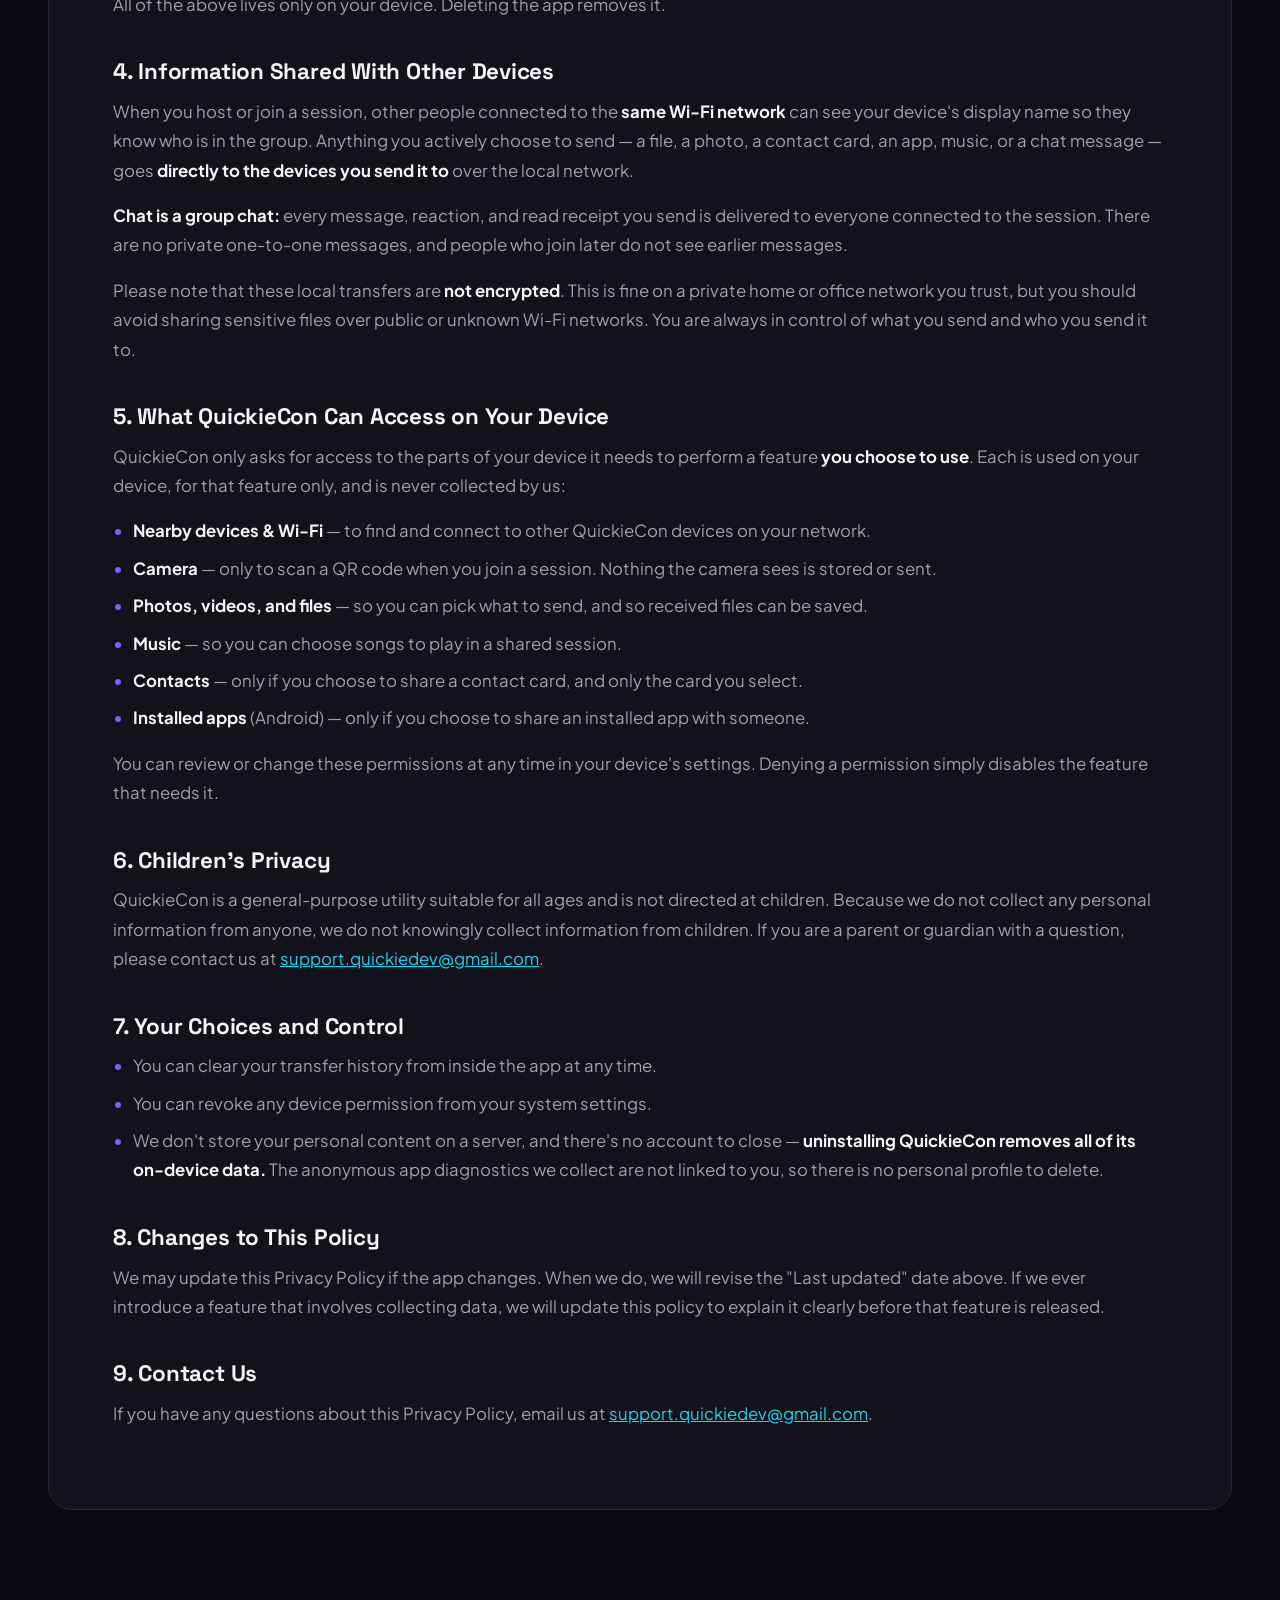
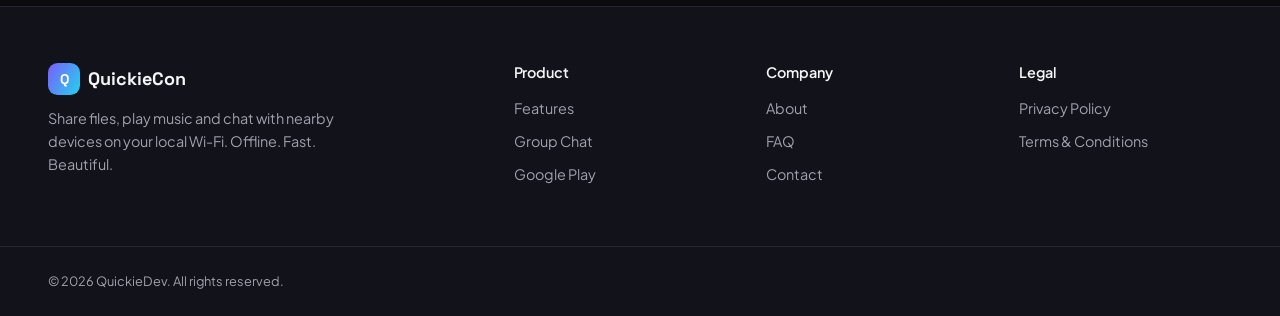
<file: privacy.html>
<!DOCTYPE html>
<html lang="en">
<head>
  <meta charset="utf-8">
  <meta name="viewport" content="width=device-width, initial-scale=1">
  <title>Privacy Policy — QuickieCon</title>
  <meta name="description" content="How QuickieCon handles your information: no accounts, and your files, music and messages are never collected.">
  <meta name="theme-color" content="#0a0a0f">
  <script>document.documentElement.classList.add('js')</script>
  <link rel="preconnect" href="https://fonts.googleapis.com">
  <link rel="preconnect" href="https://fonts.gstatic.com" crossorigin>
  <link rel="stylesheet" href="https://fonts.googleapis.com/css2?family=JetBrains+Mono:wght@400;500&family=Plus+Jakarta+Sans:wght@400;500;600&family=Space+Grotesk:wght@500;600;700&display=swap">
  <link rel="stylesheet" href="styles.css">
  <script src="site.js" defer></script>
</head>
<body>
  <a class="skip" href="#main">Skip to content</a>

  <header class="site-header">
    <div class="container nav-bar">
      <a class="logo" href="index.html" aria-label="QuickieCon home"><span class="logo-mark">Q</span>QuickieCon</a>
      <nav class="nav-links" aria-label="Primary">
        <a href="index.html">Home</a>
        <a href="index.html#features">Features</a>
        <a href="index.html#chat">Group Chat</a>
        <a href="index.html#faq">FAQ</a>
        <a href="about.html">About</a>
        <a href="privacy.html" aria-current="page">Privacy</a>
      </nav>
      <a class="btn btn-primary nav-cta" href="https://play.google.com/store/apps/details?id=com.quickie.quickiecon.share" target="_blank" rel="noopener">
        <svg class="i" aria-hidden="true"><use href="icons.svg#download"/></svg>Get the app
      </a>
      <button class="menu-btn" type="button" aria-label="Open menu" aria-expanded="false" aria-controls="mobile-nav">
        <svg class="i open-icon" aria-hidden="true"><use href="icons.svg#menu"/></svg>
        <svg class="i close" aria-hidden="true"><use href="icons.svg#x"/></svg>
      </button>
    </div>
    <nav class="mobile-nav" id="mobile-nav" aria-label="Mobile">
      <div class="container">
        <a href="index.html">Home</a>
        <a href="index.html#features">Features</a>
        <a href="index.html#chat">Group Chat</a>
        <a href="index.html#faq">FAQ</a>
        <a href="about.html">About</a>
        <a href="privacy.html" aria-current="page">Privacy</a>
        <a class="btn btn-primary" href="https://play.google.com/store/apps/details?id=com.quickie.quickiecon.share" target="_blank" rel="noopener">
          <svg class="i" aria-hidden="true"><use href="icons.svg#download"/></svg>Get it on Google Play
        </a>
      </div>
    </nav>
  </header>

  <main id="main">
    <section class="page-hero" data-loop>
      <div class="glow" aria-hidden="true"></div>
      <div class="container">
        <span class="pill" data-reveal>Legal</span>
        <h1 data-reveal style="--d:.08s"><span class="grad">Privacy</span> Policy</h1>
        <div class="meta-line" data-reveal style="--d:.16s"><span>App: QuickieCon</span><span>Last updated: September 23, 2026</span></div>
      </div>
    </section>

    <div class="container">
      <article class="prose" data-reveal>
        <p class="lead">QuickieCon is developed by <strong>QuickieDev</strong> ("we", "us", "our"). This Privacy Policy explains, in plain language, how QuickieCon handles your information. The short version: <strong>QuickieCon has no accounts, and we never collect your files or personal content.</strong> The only information we collect is a small amount of anonymous app data that helps us keep the app stable and improve it.</p>

        <p>If you have any questions, contact us at <a href="mailto:support.quickiedev@gmail.com">support.quickiedev@gmail.com</a>.</p>

        <hr>

        <h2>1. What QuickieCon Does</h2>
        <p>QuickieCon lets nearby devices on the <strong>same Wi-Fi network</strong> share files, play music, and chat together, directly from one device to another. There is <strong>no user account</strong>, and the content you share is <strong>never uploaded to any cloud or server</strong> — it travels straight to the other devices in your session over your local network.</p>

        <h2>2. What We Collect — and What We Don't</h2>
        <p>To keep QuickieCon reliable and to improve it, we collect a small amount of <strong>anonymous app data</strong> on Android and iOS — such as crash reports and basic, aggregated information about how the app and its features perform. This helps us find and fix problems and make the app run smoother.</p>
        <p>This data is <strong>anonymous</strong> and is about the app, not about you personally. We do <strong>not</strong>:</p>
        <ul>
          <li>collect your files, photos, videos, contacts, music, or messages — these never leave your device and are never sent to us;</li>
          <li>know who you are, or link this app data to your real identity;</li>
          <li>track you across other apps or websites, or build an advertising profile of you.</li>
        </ul>
        <p>The <strong>desktop versions</strong> of QuickieCon (Windows, macOS, Linux) run fully offline and collect nothing at all.</p>

        <h2>3. Information That Stays on Your Device</h2>
        <p>QuickieCon saves a few things <strong>locally on your device</strong> so it can work. This information stays with you and is never sent to us:</p>
        <ul>
          <li><strong>Your device name and a device ID</strong> — an editable display name (for example, "Galaxy-1234") and a randomly generated identifier, used only to label your device to other people in a sharing session. It is not tied to your real identity.</li>
          <li><strong>Transfer history</strong> — a private log of the files you have sent and received (name, size, direction, status, and time), shown in the app so you can find them again. You can clear it at any time.</li>
          <li><strong>Your settings</strong> — such as your chosen display name and theme.</li>
          <li><strong>Files you receive</strong> — saved into your device's normal storage or gallery, where they remain yours to keep or delete.</li>
          <li><strong>Chat messages</strong> — kept only in the app's memory while the session is open. They are never saved to storage and disappear when the session ends. Your recently used emoji are remembered on your device for convenience.</li>
          <li><strong>Temporary music data</strong> — audio used for the Music feature may be cached briefly while a session is active and is cleared automatically when the session ends.</li>
        </ul>
        <p>All of the above lives only on your device. Deleting the app removes it.</p>

        <h2>4. Information Shared With Other Devices</h2>
        <p>When you host or join a session, other people connected to the <strong>same Wi-Fi network</strong> can see your device's display name so they know who is in the group. Anything you actively choose to send — a file, a photo, a contact card, an app, music, or a chat message — goes <strong>directly to the devices you send it to</strong> over the local network.</p>
        <p><strong>Chat is a group chat:</strong> every message, reaction, and read receipt you send is delivered to everyone connected to the session. There are no private one-to-one messages, and people who join later do not see earlier messages.</p>
        <p>Please note that these local transfers are <strong>not encrypted</strong>. This is fine on a private home or office network you trust, but you should avoid sharing sensitive files over public or unknown Wi-Fi networks. You are always in control of what you send and who you send it to.</p>

        <h2>5. What QuickieCon Can Access on Your Device</h2>
        <p>QuickieCon only asks for access to the parts of your device it needs to perform a feature <strong>you choose to use</strong>. Each is used on your device, for that feature only, and is never collected by us:</p>
        <ul>
          <li><strong>Nearby devices &amp; Wi-Fi</strong> — to find and connect to other QuickieCon devices on your network.</li>
          <li><strong>Camera</strong> — only to scan a QR code when you join a session. Nothing the camera sees is stored or sent.</li>
          <li><strong>Photos, videos, and files</strong> — so you can pick what to send, and so received files can be saved.</li>
          <li><strong>Music</strong> — so you can choose songs to play in a shared session.</li>
          <li><strong>Contacts</strong> — only if you choose to share a contact card, and only the card you select.</li>
          <li><strong>Installed apps</strong> (Android) — only if you choose to share an installed app with someone.</li>
        </ul>
        <p>You can review or change these permissions at any time in your device's settings. Denying a permission simply disables the feature that needs it.</p>

        <h2>6. Children's Privacy</h2>
        <p>QuickieCon is a general-purpose utility suitable for all ages and is not directed at children. Because we do not collect any personal information from anyone, we do not knowingly collect information from children. If you are a parent or guardian with a question, please contact us at <a href="mailto:support.quickiedev@gmail.com">support.quickiedev@gmail.com</a>.</p>

        <h2>7. Your Choices and Control</h2>
        <ul>
          <li>You can clear your transfer history from inside the app at any time.</li>
          <li>You can revoke any device permission from your system settings.</li>
          <li>We don't store your personal content on a server, and there's no account to close — <strong>uninstalling QuickieCon removes all of its on-device data.</strong> The anonymous app diagnostics we collect are not linked to you, so there is no personal profile to delete.</li>
        </ul>

        <h2>8. Changes to This Policy</h2>
        <p>We may update this Privacy Policy if the app changes. When we do, we will revise the "Last updated" date above. If we ever introduce a feature that involves collecting data, we will update this policy to explain it clearly before that feature is released.</p>

        <h2>9. Contact Us</h2>
        <p>If you have any questions about this Privacy Policy, email us at <a href="mailto:support.quickiedev@gmail.com">support.quickiedev@gmail.com</a>.</p>
      </article>
    </div>
  </main>

  <footer class="site-footer">
    <div class="container footer-grid">
      <div>
        <a class="logo" href="index.html"><span class="logo-mark">Q</span>QuickieCon</a>
        <p>Share files, play music and chat with nearby devices on your local Wi-Fi. Offline. Fast. Beautiful.</p>
      </div>
      <div>
        <h3>Product</h3>
        <ul>
          <li><a href="index.html#features">Features</a></li>
          <li><a href="index.html#chat">Group Chat</a></li>
          <li><a href="https://play.google.com/store/apps/details?id=com.quickie.quickiecon.share" target="_blank" rel="noopener">Google Play</a></li>
        </ul>
      </div>
      <div>
        <h3>Company</h3>
        <ul>
          <li><a href="about.html">About</a></li>
          <li><a href="index.html#faq">FAQ</a></li>
          <li><a href="mailto:support.quickiedev@gmail.com">Contact</a></li>
        </ul>
      </div>
      <div>
        <h3>Legal</h3>
        <ul>
          <li><a href="privacy.html">Privacy Policy</a></li>
          <li><a href="terms.html">Terms &amp; Conditions</a></li>
        </ul>
      </div>
    </div>
    <div class="container footer-bottom">© <span data-year>2026</span> QuickieDev. All rights reserved.</div>
  </footer>
</body>
</html>
</file>
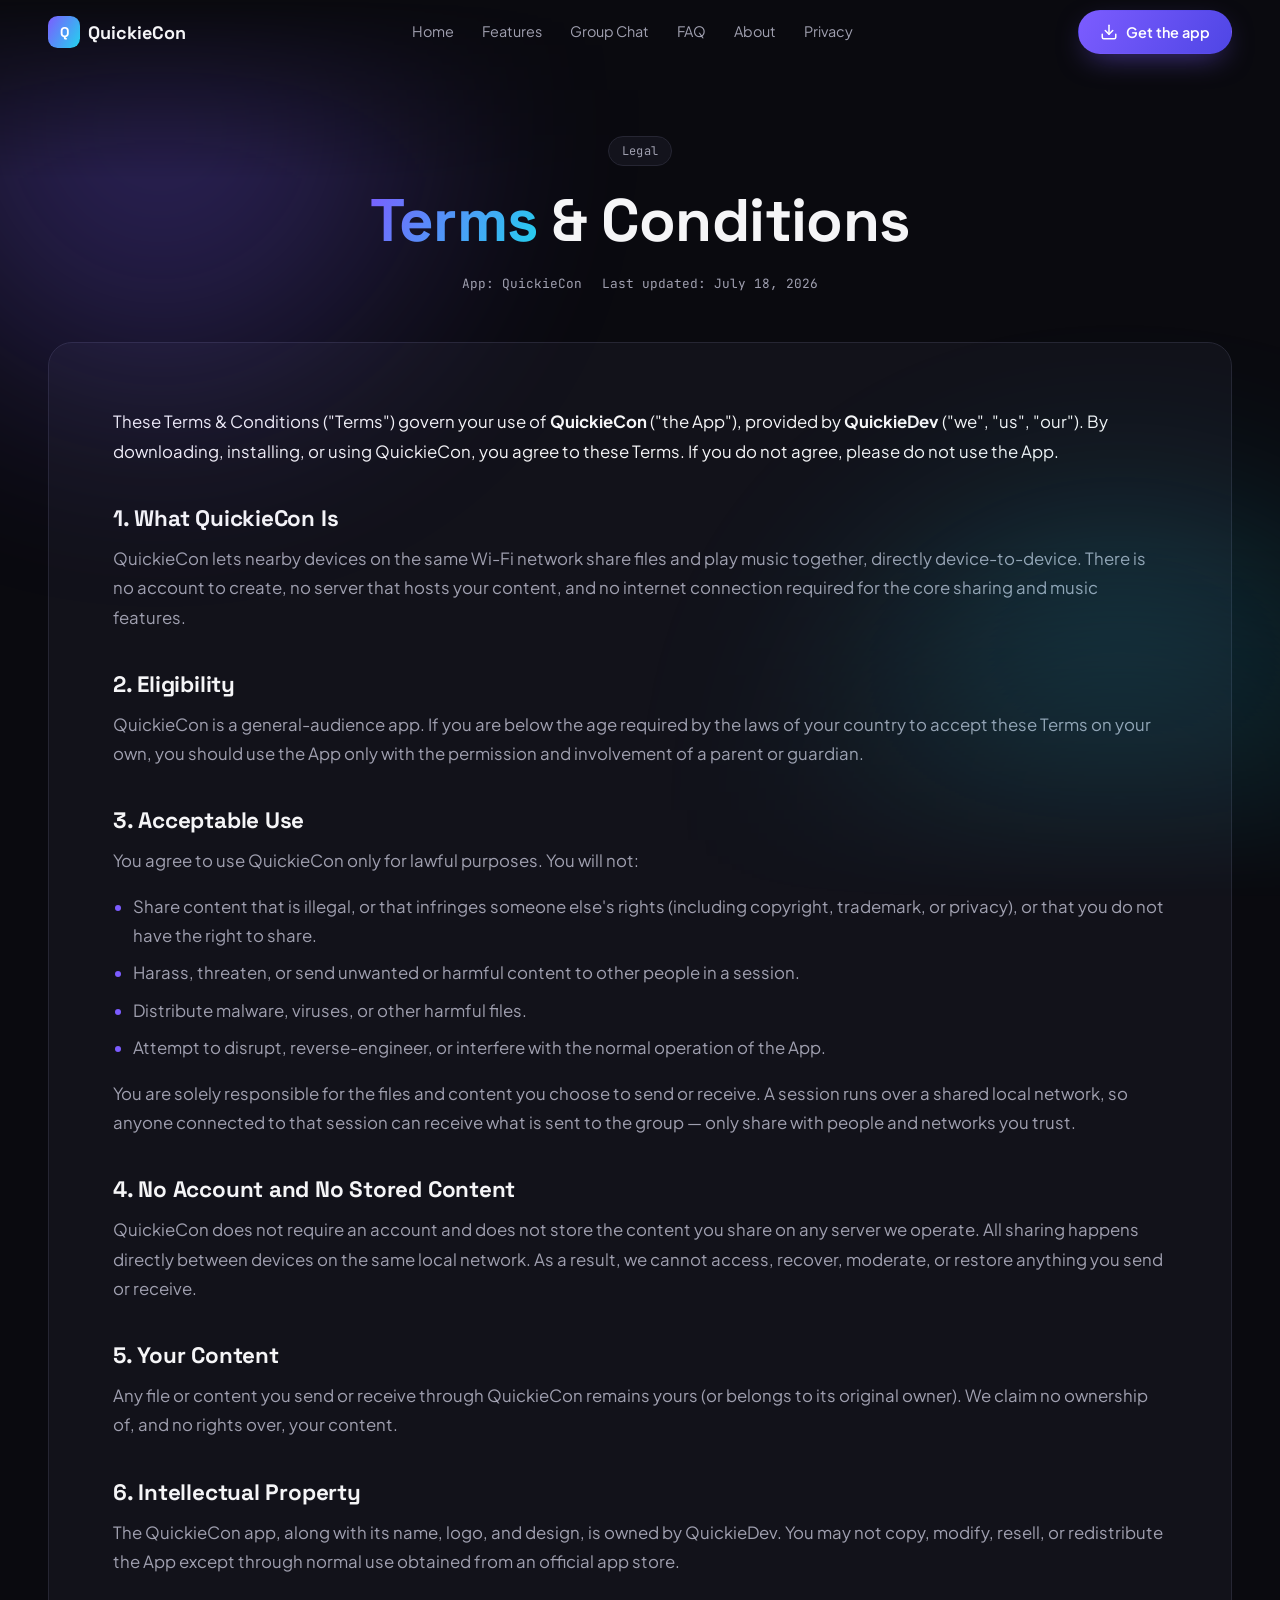
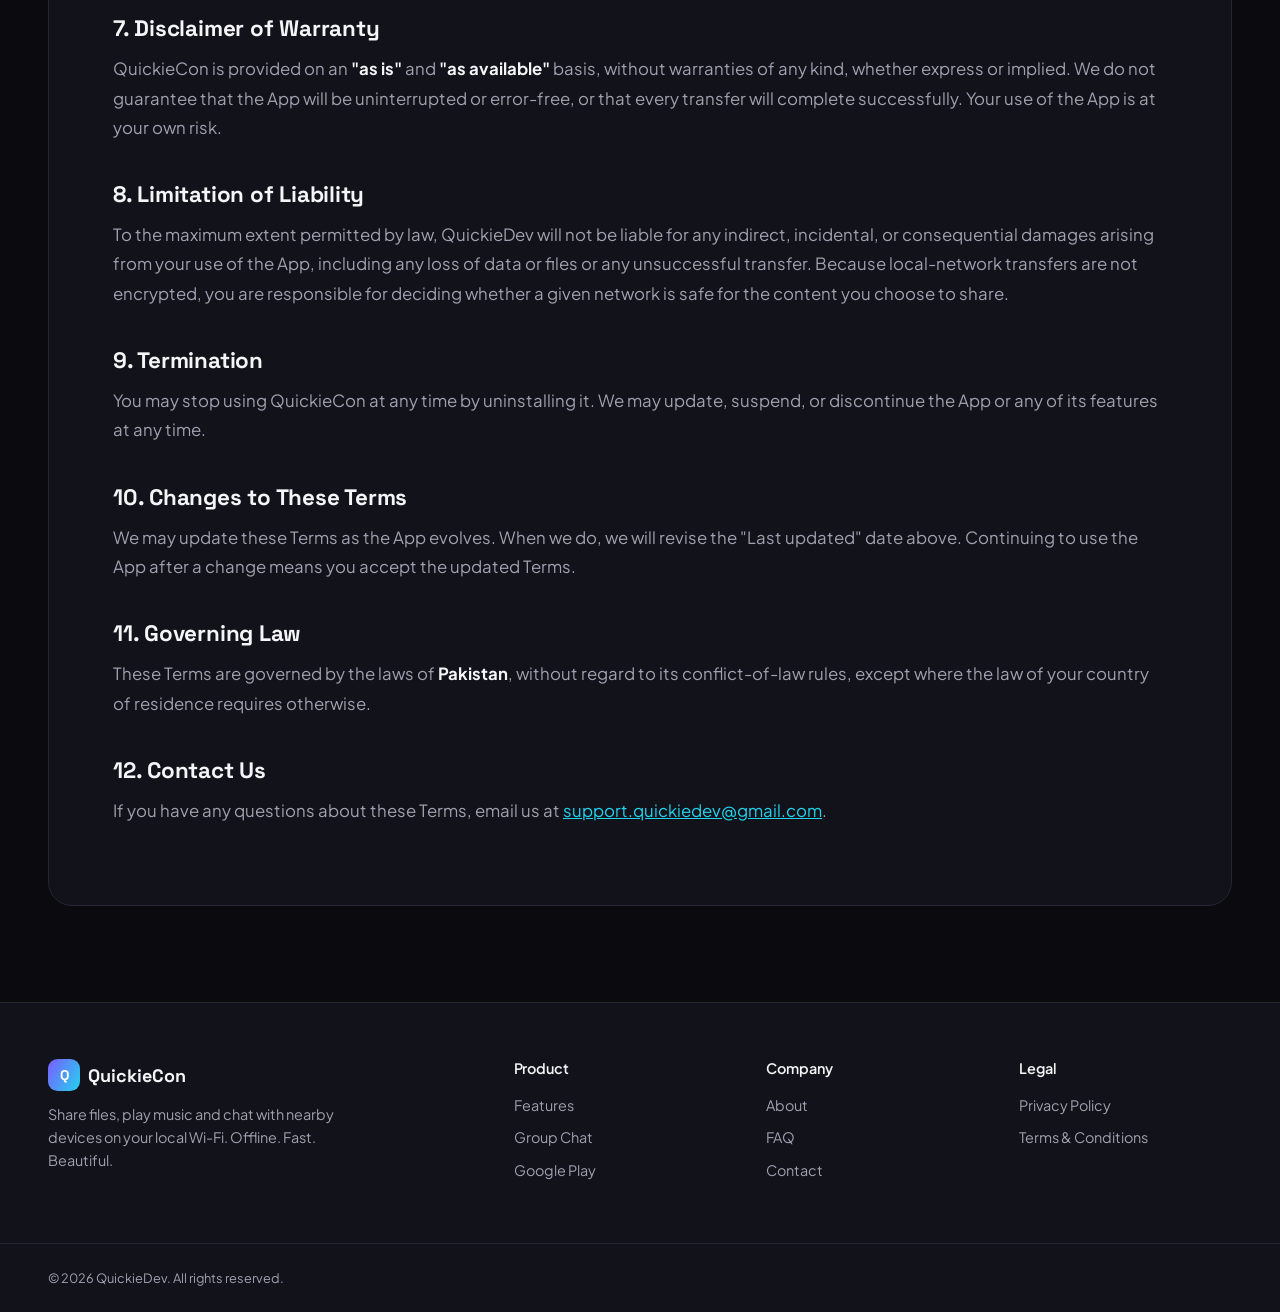
<file: terms.html>
<!DOCTYPE html>
<html lang="en">
<head>
  <meta charset="utf-8">
  <meta name="viewport" content="width=device-width, initial-scale=1">
  <title>Terms &amp; Conditions — QuickieCon</title>
  <meta name="description" content="The terms that govern your use of QuickieCon.">
  <meta name="theme-color" content="#0a0a0f">
  <script>document.documentElement.classList.add('js')</script>
  <link rel="preconnect" href="https://fonts.googleapis.com">
  <link rel="preconnect" href="https://fonts.gstatic.com" crossorigin>
  <link rel="stylesheet" href="https://fonts.googleapis.com/css2?family=JetBrains+Mono:wght@400;500&family=Plus+Jakarta+Sans:wght@400;500;600&family=Space+Grotesk:wght@500;600;700&display=swap">
  <link rel="stylesheet" href="styles.css">
  <script src="site.js" defer></script>
</head>
<body>
  <a class="skip" href="#main">Skip to content</a>

  <header class="site-header">
    <div class="container nav-bar">
      <a class="logo" href="index.html" aria-label="QuickieCon home"><span class="logo-mark">Q</span>QuickieCon</a>
      <nav class="nav-links" aria-label="Primary">
        <a href="index.html">Home</a>
        <a href="index.html#features">Features</a>
        <a href="index.html#chat">Group Chat</a>
        <a href="index.html#faq">FAQ</a>
        <a href="about.html">About</a>
        <a href="privacy.html">Privacy</a>
      </nav>
      <a class="btn btn-primary nav-cta" href="https://play.google.com/store/apps/details?id=com.quickie.quickiecon.share" target="_blank" rel="noopener">
        <svg class="i" aria-hidden="true"><use href="icons.svg#download"/></svg>Get the app
      </a>
      <button class="menu-btn" type="button" aria-label="Open menu" aria-expanded="false" aria-controls="mobile-nav">
        <svg class="i open-icon" aria-hidden="true"><use href="icons.svg#menu"/></svg>
        <svg class="i close" aria-hidden="true"><use href="icons.svg#x"/></svg>
      </button>
    </div>
    <nav class="mobile-nav" id="mobile-nav" aria-label="Mobile">
      <div class="container">
        <a href="index.html">Home</a>
        <a href="index.html#features">Features</a>
        <a href="index.html#chat">Group Chat</a>
        <a href="index.html#faq">FAQ</a>
        <a href="about.html">About</a>
        <a href="privacy.html">Privacy</a>
        <a class="btn btn-primary" href="https://play.google.com/store/apps/details?id=com.quickie.quickiecon.share" target="_blank" rel="noopener">
          <svg class="i" aria-hidden="true"><use href="icons.svg#download"/></svg>Get it on Google Play
        </a>
      </div>
    </nav>
  </header>

  <main id="main">
    <section class="page-hero" data-loop>
      <div class="glow" aria-hidden="true"></div>
      <div class="container">
        <span class="pill" data-reveal>Legal</span>
        <h1 data-reveal style="--d:.08s"><span class="grad">Terms</span> &amp; Conditions</h1>
        <div class="meta-line" data-reveal style="--d:.16s"><span>App: QuickieCon</span><span>Last updated: July 18, 2026</span></div>
      </div>
    </section>

    <div class="container">
      <article class="prose" data-reveal>
        <p class="lead">These Terms &amp; Conditions ("Terms") govern your use of <strong>QuickieCon</strong> ("the App"), provided by <strong>QuickieDev</strong> ("we", "us", "our"). By downloading, installing, or using QuickieCon, you agree to these Terms. If you do not agree, please do not use the App.</p>

        <h2>1. What QuickieCon Is</h2>
        <p>QuickieCon lets nearby devices on the same Wi-Fi network share files and play music together, directly device-to-device. There is no account to create, no server that hosts your content, and no internet connection required for the core sharing and music features.</p>

        <h2>2. Eligibility</h2>
        <p>QuickieCon is a general-audience app. If you are below the age required by the laws of your country to accept these Terms on your own, you should use the App only with the permission and involvement of a parent or guardian.</p>

        <h2>3. Acceptable Use</h2>
        <p>You agree to use QuickieCon only for lawful purposes. You will not:</p>
        <ul>
          <li>Share content that is illegal, or that infringes someone else's rights (including copyright, trademark, or privacy), or that you do not have the right to share.</li>
          <li>Harass, threaten, or send unwanted or harmful content to other people in a session.</li>
          <li>Distribute malware, viruses, or other harmful files.</li>
          <li>Attempt to disrupt, reverse-engineer, or interfere with the normal operation of the App.</li>
        </ul>
        <p>You are solely responsible for the files and content you choose to send or receive. A session runs over a shared local network, so anyone connected to that session can receive what is sent to the group — only share with people and networks you trust.</p>

        <h2>4. No Account and No Stored Content</h2>
        <p>QuickieCon does not require an account and does not store the content you share on any server we operate. All sharing happens directly between devices on the same local network. As a result, we cannot access, recover, moderate, or restore anything you send or receive.</p>

        <h2>5. Your Content</h2>
        <p>Any file or content you send or receive through QuickieCon remains yours (or belongs to its original owner). We claim no ownership of, and no rights over, your content.</p>

        <h2>6. Intellectual Property</h2>
        <p>The QuickieCon app, along with its name, logo, and design, is owned by QuickieDev. You may not copy, modify, resell, or redistribute the App except through normal use obtained from an official app store.</p>

        <h2>7. Disclaimer of Warranty</h2>
        <p>QuickieCon is provided on an <strong>"as is"</strong> and <strong>"as available"</strong> basis, without warranties of any kind, whether express or implied. We do not guarantee that the App will be uninterrupted or error-free, or that every transfer will complete successfully. Your use of the App is at your own risk.</p>

        <h2>8. Limitation of Liability</h2>
        <p>To the maximum extent permitted by law, QuickieDev will not be liable for any indirect, incidental, or consequential damages arising from your use of the App, including any loss of data or files or any unsuccessful transfer. Because local-network transfers are not encrypted, you are responsible for deciding whether a given network is safe for the content you choose to share.</p>

        <h2>9. Termination</h2>
        <p>You may stop using QuickieCon at any time by uninstalling it. We may update, suspend, or discontinue the App or any of its features at any time.</p>

        <h2>10. Changes to These Terms</h2>
        <p>We may update these Terms as the App evolves. When we do, we will revise the "Last updated" date above. Continuing to use the App after a change means you accept the updated Terms.</p>

        <h2>11. Governing Law</h2>
        <p>These Terms are governed by the laws of <strong>Pakistan</strong>, without regard to its conflict-of-law rules, except where the law of your country of residence requires otherwise.</p>

        <h2>12. Contact Us</h2>
        <p>If you have any questions about these Terms, email us at <a href="mailto:support.quickiedev@gmail.com">support.quickiedev@gmail.com</a>.</p>
      </article>
    </div>
  </main>

  <footer class="site-footer">
    <div class="container footer-grid">
      <div>
        <a class="logo" href="index.html"><span class="logo-mark">Q</span>QuickieCon</a>
        <p>Share files, play music and chat with nearby devices on your local Wi-Fi. Offline. Fast. Beautiful.</p>
      </div>
      <div>
        <h3>Product</h3>
        <ul>
          <li><a href="index.html#features">Features</a></li>
          <li><a href="index.html#chat">Group Chat</a></li>
          <li><a href="https://play.google.com/store/apps/details?id=com.quickie.quickiecon.share" target="_blank" rel="noopener">Google Play</a></li>
        </ul>
      </div>
      <div>
        <h3>Company</h3>
        <ul>
          <li><a href="about.html">About</a></li>
          <li><a href="index.html#faq">FAQ</a></li>
          <li><a href="mailto:support.quickiedev@gmail.com">Contact</a></li>
        </ul>
      </div>
      <div>
        <h3>Legal</h3>
        <ul>
          <li><a href="privacy.html">Privacy Policy</a></li>
          <li><a href="terms.html">Terms &amp; Conditions</a></li>
        </ul>
      </div>
    </div>
    <div class="container footer-bottom">© <span data-year>2026</span> QuickieDev. All rights reserved.</div>
  </footer>
</body>
</html>
</file>
<file: styles.css>
/* QuickieCon — GitHub Pages site. Same tokens as quickie_website (violet/cyan on near-black). */
:root {
  --bg: #0a0a0f;
  --surface: #12121a;
  --surface-2: #1a1a26;
  --fg: #f5f5f7;
  --muted: #a0a0b0;
  --border: #262633;
  --violet: #7c5cff;
  --cyan: #22d3ee;
  --indigo: #4f46e5;
  --grad: linear-gradient(120deg, var(--violet), var(--cyan));
  /* White text needs 4.5:1 on the whole button, so CTAs stay in the violet→indigo range. */
  --grad-cta: linear-gradient(120deg, var(--violet), var(--indigo));
  --font-display: "Space Grotesk", system-ui, sans-serif;
  --font-sans: "Plus Jakarta Sans", system-ui, sans-serif;
  --font-mono: "JetBrains Mono", ui-monospace, monospace;
  --radius: 1rem;
  --ease: cubic-bezier(0.22, 1, 0.36, 1);
  color-scheme: dark;
}

*, *::before, *::after { box-sizing: border-box; }
html { -webkit-text-size-adjust: 100%; scroll-behavior: smooth; scroll-padding-top: 5rem; }
body {
  margin: 0;
  background: var(--bg);
  color: var(--fg);
  font: 16px/1.6 var(--font-sans);
  -webkit-font-smoothing: antialiased;
  overflow-x: hidden;
}
h1, h2, h3 { font-family: var(--font-display); line-height: 1.15; margin: 0; letter-spacing: -0.01em; }
p { margin: 0; }
a { color: inherit; }
img, svg { display: block; }
:focus-visible { outline: 2px solid var(--cyan); outline-offset: 3px; border-radius: 6px; }

.i {
  width: 1.25em; height: 1.25em; flex-shrink: 0;
  fill: none; stroke: currentColor; stroke-width: 2; stroke-linecap: round; stroke-linejoin: round;
}
.grad { background: var(--grad); -webkit-background-clip: text; background-clip: text; color: transparent; }
.muted { color: var(--muted); }
.sr-only { position: absolute; width: 1px; height: 1px; overflow: hidden; clip: rect(0 0 0 0); white-space: nowrap; }
.skip { position: absolute; left: 1rem; top: -4rem; z-index: 100; background: var(--surface-2); padding: .75rem 1rem; border-radius: .5rem; }
.skip:focus { top: 1rem; }

.container { width: 100%; max-width: 2000px; margin: 0 auto; padding: 0 1.25rem; }
@media (min-width: 640px) { .container { padding: 0 2rem; } }
@media (min-width: 1024px) { .container { padding: 0 3rem; } }
@media (min-width: 1536px) { .container { padding: 0 4rem; } }
/* Visuals grow on wide screens so the full-width layout stays balanced. */
@media (min-width: 1440px) { .hero-grid .hero-visual { max-width: 32rem; } .split .scene { max-width: 34rem; } }
.section { position: relative; padding: 6rem 0; }
.section-head { max-width: 42rem; margin: 0 auto 3.5rem; text-align: center; }
.section-head h2, .split h2 { font-size: clamp(2rem, 4vw, 2.75rem); }
.section-head p { margin-top: 1rem; color: var(--muted); }

/* ---------- Header ---------- */
.site-header {
  position: fixed; inset: 0 0 auto; z-index: 50;
  transition: background-color .3s, border-color .3s;
  border-bottom: 1px solid transparent;
}
.site-header.scrolled, .site-header.open {
  background: rgba(10, 10, 15, .88); border-bottom-color: var(--border);
  -webkit-backdrop-filter: blur(12px); backdrop-filter: blur(12px);
}
.nav-bar { display: flex; align-items: center; justify-content: space-between; height: 4rem; }
.logo { display: inline-flex; align-items: center; gap: .5rem; text-decoration: none; font: 700 1.125rem var(--font-display); }
.logo-mark { display: grid; place-items: center; width: 2rem; height: 2rem; border-radius: .6rem; background: var(--grad); color: #fff; font-size: .875rem; }
.nav-links { display: none; gap: 1.75rem; }
.nav-links a { color: var(--muted); text-decoration: none; font-size: .9rem; transition: color .2s; }
.nav-links a:hover, .nav-links a[aria-current="page"] { color: var(--fg); }
.nav-bar .nav-cta { display: none; }
.menu-btn {
  display: grid; place-items: center; width: 2.75rem; height: 2.75rem;
  background: none; border: 0; color: var(--fg); border-radius: .6rem; cursor: pointer;
}
.menu-btn .i { width: 1.4rem; height: 1.4rem; }
.menu-btn .close, .open .menu-btn .open-icon { display: none; }
.open .menu-btn .close { display: block; }
.mobile-nav { display: none; border-top: 1px solid var(--border); background: var(--bg); }
.open .mobile-nav { display: block; }
.mobile-nav .container { display: flex; flex-direction: column; gap: .25rem; padding-top: 1rem; padding-bottom: 1.5rem; }
.mobile-nav a:not(.btn) { padding: .75rem 0; color: var(--muted); text-decoration: none; }
.mobile-nav .btn { margin-top: .75rem; }
@media (min-width: 960px) {
  .nav-links, .nav-bar .nav-cta { display: flex; }
  .menu-btn, .mobile-nav, .open .mobile-nav { display: none; }
}

/* ---------- Buttons ---------- */
.btn {
  display: inline-flex; align-items: center; justify-content: center; gap: .5rem;
  min-height: 2.75rem; padding: .65rem 1.3rem; border-radius: 999px;
  font: 600 .9rem var(--font-sans); text-decoration: none; cursor: pointer;
  border: 1px solid transparent; transition: transform .2s var(--ease), box-shadow .2s, border-color .2s;
}
.btn:hover { transform: translateY(-2px) scale(1.02); }
.btn:active { transform: scale(.98); }
.btn-primary { background: var(--grad-cta); color: #fff; box-shadow: 0 10px 30px -10px rgba(124, 92, 255, .6); }
.btn-primary:hover { box-shadow: 0 14px 36px -10px rgba(124, 92, 255, .8); }
.btn-secondary { background: var(--surface-2); color: var(--fg); border-color: var(--border); }
.btn-secondary:hover { border-color: rgba(124, 92, 255, .6); }
.btn-lg { min-height: 3.25rem; padding: .85rem 1.75rem; font-size: 1rem; }

/* ---------- Decorative background ---------- */
.glow {
  position: absolute; inset: 0; overflow: hidden; pointer-events: none;
  /* Fade both ends so the blobs never show a hard edge where a section starts or ends. */
  -webkit-mask-image: linear-gradient(transparent, #000 20%, #000 60%, transparent); mask-image: linear-gradient(transparent, #000 20%, #000 60%, transparent);
}
.glow::before, .glow::after {
  content: ""; position: absolute; width: 32rem; height: 32rem; border-radius: 50%;
  filter: blur(120px); opacity: .28;
}
.glow::before { background: var(--violet); top: -8rem; left: -6rem; animation: drift-a 18s ease-in-out infinite; }
.glow::after { background: var(--cyan); bottom: -10rem; right: -6rem; animation: drift-b 22s ease-in-out infinite; }
@keyframes drift-a { 50% { transform: translate(60px, 40px); } }
@keyframes drift-b { 50% { transform: translate(-50px, -30px); } }
.particles { position: absolute; inset: 0; overflow: hidden; pointer-events: none; }
.particles span {
  position: absolute; width: 4px; height: 4px; border-radius: 50%; background: var(--cyan); opacity: .3;
  animation: float-dot var(--dur, 8s) ease-in-out var(--delay, 0s) infinite;
}
@keyframes float-dot { 50% { transform: translateY(-24px); opacity: .6; } }

/* ---------- Hero ---------- */
.hero { padding-top: 8rem; overflow: hidden; }
.hero-grid { position: relative; display: grid; gap: 3.5rem; align-items: center; }
@media (min-width: 960px) { .hero-grid { grid-template-columns: 1.05fr 1fr; } }
.pill {
  display: inline-flex; align-items: center; gap: .5rem; padding: .35rem .8rem;
  border: 1px solid var(--border); border-radius: 999px; background: rgba(26, 26, 38, .6);
  font: .75rem var(--font-mono); letter-spacing: .03em; color: var(--muted);
}
.pill-new { color: var(--fg); text-decoration: none; transition: border-color .2s; }
.pill-new:hover { border-color: var(--violet); }
.pill-new b { padding: .1rem .5rem; border-radius: 999px; background: var(--grad-cta); color: #fff; font-weight: 600; }
.ping { position: relative; width: .5rem; height: .5rem; }
.ping::before, .ping::after { content: ""; position: absolute; inset: 0; border-radius: 50%; background: var(--cyan); }
.ping::before { animation: ping 1.4s cubic-bezier(0, 0, .2, 1) infinite; }
@keyframes ping { 75%, 100% { transform: scale(2.4); opacity: 0; } }
.hero h1 { margin-top: 1.25rem; font-size: clamp(2.75rem, 7vw, 4.25rem); font-weight: 700; }
.hero .lead { margin-top: 1.5rem; max-width: 30rem; font-size: 1.125rem; color: var(--muted); }
.hero-ctas { display: flex; flex-wrap: wrap; gap: 1rem; margin-top: 2rem; }
.hero-meta { display: flex; flex-wrap: wrap; gap: 1.25rem; margin-top: 2rem; color: var(--muted); font-size: .85rem; }
.hero-meta span { display: inline-flex; align-items: center; gap: .4rem; }
.hero-meta .i { color: var(--cyan); width: 1rem; height: 1rem; }

/* Hero visual: floating transfer panel */
.hero-visual { position: relative; display: grid; place-items: center; width: 100%; max-width: 26rem; aspect-ratio: 1; margin: 0 auto; }
.panel {
  border: 1px solid var(--border); border-radius: 1.5rem; background: rgba(18, 18, 26, .82);
  -webkit-backdrop-filter: blur(20px); backdrop-filter: blur(20px);
  box-shadow: 0 30px 60px -20px rgba(124, 92, 255, .3);
}
.hero-panel { width: 19rem; max-width: 88%; padding: 1.25rem; animation: bob 6s ease-in-out infinite; }
@keyframes bob { 50% { transform: translateY(-10px); } }
.panel-top { display: flex; align-items: center; justify-content: space-between; }
.panel-title { display: flex; align-items: center; gap: .5rem; font-weight: 600; font-size: .9rem; }
.panel-title .logo-mark { width: 1.75rem; height: 1.75rem; font-size: .75rem; }
.tag { display: inline-flex; align-items: center; gap: .3rem; padding: .2rem .55rem; border-radius: 999px; background: var(--surface-2); font-size: .7rem; color: var(--muted); }
.tag .i { width: .8rem; height: .8rem; color: var(--cyan); }
.devices { display: flex; align-items: center; gap: .5rem; margin-top: 1rem; }
.device { flex: 1; display: flex; flex-direction: column; align-items: center; gap: .25rem; padding: .75rem 0; border: 1px solid var(--border); border-radius: 1rem; background: rgba(26, 26, 38, .6); font-size: .7rem; color: var(--muted); }
.device .i { color: var(--cyan); }
.wire { position: relative; width: 2.5rem; height: 1.5rem; flex-shrink: 0; }
.wire span { position: absolute; top: 50%; left: 0; width: 6px; height: 6px; margin-top: -3px; border-radius: 50%; background: var(--cyan); opacity: 0; animation: packet 1.4s ease-in-out infinite; }
.wire span:nth-child(2) { animation-delay: .45s; }
.wire span:nth-child(3) { animation-delay: .9s; }
@keyframes packet { 0% { transform: translateX(0); opacity: 0; } 40% { opacity: 1; } 100% { transform: translateX(2.3rem); opacity: 0; } }
.files { display: grid; gap: .65rem; margin-top: 1rem; }
.file { display: flex; align-items: center; gap: .75rem; }
.file-icon { display: grid; place-items: center; width: 2.25rem; height: 2.25rem; flex-shrink: 0; border-radius: .75rem; background: var(--surface-2); }
.file-icon .i { width: 1rem; height: 1rem; }
.file-body { flex: 1; min-width: 0; font-size: .75rem; }
.file-row { display: flex; justify-content: space-between; gap: .5rem; }
.file-row span:last-child { color: var(--muted); }
.bar { height: 6px; margin-top: .35rem; border-radius: 999px; background: var(--surface-2); overflow: hidden; }
.bar i { display: block; height: 100%; border-radius: inherit; background: var(--grad); transform-origin: left; }
.bar i.loading { animation: fill 2.6s ease-in-out infinite; }
@keyframes fill { from { transform: scaleX(.1); } to { transform: scaleX(1); } }
.chip {
  position: absolute; display: flex; align-items: center; gap: .5rem; padding: .5rem .75rem;
  border: 1px solid var(--border); border-radius: 1rem; background: rgba(18, 18, 26, .92);
  box-shadow: 0 20px 40px -12px rgba(0, 0, 0, .5); font-size: .7rem; line-height: 1.3;
  animation: bob 5s ease-in-out infinite;
}
.chip b { display: block; color: var(--fg); }
.chip small { color: var(--muted); font-size: .7rem; }
.chip-icon { display: grid; place-items: center; width: 2rem; height: 2rem; border-radius: .6rem; }
.chip-icon .i { width: 1rem; height: 1rem; }
.chip-a { left: -.5rem; top: 1.5rem; }
.chip-a .chip-icon { background: rgba(34, 211, 238, .15); color: var(--cyan); }
.chip-b { right: -.25rem; bottom: 2rem; animation-duration: 6s; animation-delay: .4s; }
.chip-b .chip-icon { background: rgba(124, 92, 255, .18); color: #a996ff; }
.chip-c { right: 0; top: 3.5rem; animation-duration: 7s; animation-delay: .8s; }
/* Phones: give the chips their own rows above and below the panel instead of covering it. */
@media (max-width: 480px) {
  .hero-grid .hero-visual { aspect-ratio: auto; padding: 4rem 0; }
  .chip-a { left: 0; top: 0; }
  .chip-b { right: 0; bottom: 0; }
  .chip-c { display: none; }
}
.chip-c .chip-icon { background: rgba(124, 92, 255, .18); color: #a996ff; }

/* ---------- Feature cards ---------- */
.grid-3 { display: grid; gap: 1.5rem; }
@media (min-width: 640px) { .grid-3 { grid-template-columns: repeat(2, 1fr); } }
@media (min-width: 960px) { .grid-3 { grid-template-columns: repeat(4, 1fr); } }
.card {
  position: relative; height: 100%; padding: 1.5rem; border: 1px solid var(--border); border-radius: var(--radius);
  background: var(--surface); transition: transform .3s var(--ease), border-color .3s, box-shadow .3s;
}
.card:hover { transform: translateY(-4px); border-color: rgba(124, 92, 255, .5); box-shadow: 0 20px 40px -20px rgba(124, 92, 255, .35); }
.card h3 { margin: 1rem 0 .5rem; font-size: 1.1rem; }
.card p { font-size: .9rem; color: var(--muted); }
.card-icon { display: grid; place-items: center; width: 2.75rem; height: 2.75rem; border-radius: .75rem; background: var(--grad-cta); color: #fff; }
.badge-new { position: absolute; top: 1.25rem; right: 1.25rem; padding: .15rem .55rem; border-radius: 999px; border: 1px solid rgba(34, 211, 238, .4); color: var(--cyan); font: 600 .7rem var(--font-mono); }

/* ---------- Showcases ---------- */
.split { display: grid; gap: 3rem; align-items: center; }
/* Grid children default to min-width:auto, which lets wide scenes push the page sideways on phones. */
.split > *, .hero-grid > * { min-width: 0; }
@media (min-width: 960px) {
  .split { grid-template-columns: 1fr 1fr; gap: 4rem; }
  .split.flip > :first-child { order: 2; }
}
.kicker { display: inline-flex; align-items: center; gap: .4rem; margin-bottom: 1rem; font: 500 .75rem var(--font-mono); letter-spacing: .08em; text-transform: uppercase; color: var(--cyan); }
.kicker .i { width: 1rem; height: 1rem; }
.points { display: grid; gap: 1.5rem; margin: 2rem 0 0; padding: 0; list-style: none; }
.points li { padding-left: 1rem; border-left: 2px solid rgba(124, 92, 255, .45); }
.points.cyan li { border-left-color: rgba(34, 211, 238, .45); }
.points h3 { font-size: 1.1rem; }
.points p { margin-top: .25rem; font-size: .9rem; color: var(--muted); }
.scene { width: 100%; max-width: 28rem; margin: 0 auto; padding: 1.5rem; }

/* transfer scene */
.link-row { display: flex; align-items: center; justify-content: space-between; gap: .75rem; }
.node { display: flex; align-items: center; gap: .75rem; font-size: .75rem; color: var(--muted); }
.node-icon { display: grid; place-items: center; width: 3.5rem; height: 3.5rem; border-radius: 1rem; background: var(--surface-2); color: var(--cyan); }
.node-icon.v { color: #a996ff; }
.node-icon .i { width: 1.6rem; height: 1.6rem; }
.lane { position: relative; flex: 1; height: 2.5rem; }
.lane::before { content: ""; position: absolute; top: 50%; left: 0; right: 0; height: 1px; background: linear-gradient(90deg, rgba(124, 92, 255, .4), rgba(34, 211, 238, .6), rgba(124, 92, 255, .4)); }
.lane span {
  position: absolute; top: 50%; left: 0; display: grid; place-items: center; width: 1.5rem; height: 1.5rem; margin-top: -.75rem;
  border: 1px solid var(--border); border-radius: .4rem; background: var(--surface); color: var(--cyan); opacity: 0;
  animation: travel 2.2s ease-in-out infinite;
}
.lane span .i { width: .8rem; height: .8rem; }
.lane span:nth-child(2) { animation-delay: .7s; }
.lane span:nth-child(3) { animation-delay: 1.4s; }
@keyframes travel { 0% { left: 0; opacity: 0; } 15%, 85% { opacity: 1; } 100% { left: calc(100% - 1.5rem); opacity: 0; } }
.done-row { display: flex; align-items: center; gap: 1rem; margin-top: 1.5rem; }
.ring { position: relative; width: 4rem; height: 4rem; flex-shrink: 0; }
.ring svg { width: 100%; height: 100%; transform: rotate(-90deg); }
.ring .track { stroke: var(--surface-2); }
.ring .val { stroke: var(--cyan); stroke-dasharray: 100; stroke-dashoffset: 100; transition: stroke-dashoffset 1.6s ease-in-out .3s; }
.in .ring .val, html:not(.js) .ring .val { stroke-dashoffset: 0; }
.ring b { position: absolute; inset: 0; display: grid; place-items: center; font-size: .75rem; }
.done-row strong { display: block; font-size: .9rem; }
.done-row small { color: var(--muted); font-size: .75rem; }

/* music scene */
.cast { display: flex; align-items: center; gap: .5rem; }
.cast .node-icon { width: 2.25rem; height: 2.25rem; border-radius: .75rem; }
.cast .node-icon .i { width: 1.1rem; height: 1.1rem; }
.cast > .i { color: var(--cyan); animation: pulse 1.8s ease-in-out infinite; }
@keyframes pulse { 50% { opacity: .35; } }
.status { padding: .25rem .65rem; border-radius: 999px; background: rgba(34, 211, 238, .15); color: var(--cyan); font-size: .7rem; font-weight: 600; }
.track-info { display: flex; align-items: center; gap: .75rem; margin-top: 1.25rem; }
.cover { display: grid; place-items: center; width: 3.5rem; height: 3.5rem; border-radius: .75rem; background: var(--grad-cta); color: #fff; }
.track-info strong { display: block; font-size: .9rem; }
.track-info small { color: var(--muted); font-size: .75rem; }
.wave { display: flex; align-items: flex-end; justify-content: center; gap: 4px; height: 4rem; margin-top: 1.25rem; overflow: hidden; }
.wave span {
  width: 6px; height: 100%; border-radius: 999px; transform-origin: bottom;
  background: linear-gradient(180deg, var(--cyan), var(--violet));
  transform: scaleY(var(--h)); animation: eq var(--dur) ease-in-out var(--delay) infinite;
}
@keyframes eq { 0%, 100% { transform: scaleY(calc(var(--h) * .4)); } 30% { transform: scaleY(var(--h)); } 60% { transform: scaleY(calc(var(--h) * .55)); } }
.playhead { margin-top: 1rem; }
.playhead .bar i { background: linear-gradient(90deg, var(--cyan), var(--violet)); animation: fill 8s linear infinite; }
.times { display: flex; justify-content: space-between; margin-top: .35rem; font-size: .7rem; color: var(--muted); }

/* chat scene */
.chat-head { display: flex; align-items: center; justify-content: space-between; padding-bottom: 1rem; border-bottom: 1px solid var(--border); }
.chat-head strong { display: block; font-size: .9rem; }
.chat-head small { color: var(--muted); font-size: .72rem; }
.avatars { display: flex; }
.avatars span { display: grid; place-items: center; width: 1.9rem; height: 1.9rem; margin-left: -.45rem; border: 2px solid var(--surface); border-radius: 50%; font-size: .7rem; font-weight: 700; color: #fff; }
.avatars span:first-child { margin-left: 0; }
/* Fixed height + bottom-anchored: new messages push older ones up, like a real thread. */
.chat-body { display: flex; flex-direction: column; justify-content: flex-end; gap: .9rem; height: 19rem; padding-top: 1rem; overflow: hidden; }
.msg { max-width: 80%; align-self: flex-start; }
.js .chat-scene .msg:not(.show) { display: none; }
.msg.show { animation: msg-in .35s var(--ease); }
@keyframes msg-in { from { opacity: 0; transform: translateY(10px) scale(.96); } }
.msg .who { display: block; margin: 0 0 .15rem .6rem; font-size: .68rem; font-weight: 600; }
.bubble { position: relative; padding: .55rem .8rem; border-radius: 1rem 1rem 1rem .3rem; background: var(--surface-2); font-size: .82rem; line-height: 1.45; }
.msg.me { align-self: flex-end; }
.msg.me .bubble { border-radius: 1rem 1rem .3rem 1rem; background: var(--grad-cta); color: #fff; }
.meta { display: flex; justify-content: flex-end; align-items: center; gap: .25rem; margin-top: .15rem; font-size: .65rem; color: rgba(255, 255, 255, .75); }
.meta .i { width: .9rem; height: .9rem; color: #7dd3fc; }
.quote { margin-bottom: .35rem; padding: .3rem .5rem; border-left: 2px solid var(--cyan); border-radius: .35rem; background: rgba(0, 0, 0, .2); font-size: .72rem; color: rgba(255, 255, 255, .8); }
.react { position: absolute; right: .4rem; bottom: -.8rem; padding: .05rem .4rem; border: 1px solid var(--border); border-radius: 999px; background: var(--surface); font-size: .72rem; color: var(--fg); transition: transform .3s cubic-bezier(.34, 1.56, .64, 1); }
.js .chat-scene .react:not(.show) { transform: scale(0); }
.typing { display: inline-flex; gap: 4px; padding: .7rem .85rem; border-radius: 1rem 1rem 1rem .3rem; background: var(--surface-2); }
.typing span { width: 6px; height: 6px; border-radius: 50%; background: var(--muted); animation: blink 1.2s infinite; }
.typing span:nth-child(2) { animation-delay: .2s; }
.typing span:nth-child(3) { animation-delay: .4s; }
@keyframes blink { 0%, 60%, 100% { opacity: .3; transform: none; } 30% { opacity: 1; transform: translateY(-3px); } }
.composer { display: flex; align-items: center; gap: .6rem; margin-top: 1rem; padding: .55rem .75rem; border: 1px solid var(--border); border-radius: 999px; background: var(--bg); color: var(--muted); font-size: .8rem; }
.composer .i { width: 1.1rem; height: 1.1rem; }
.composer span { flex: 1; }

/* ---------- Steps ---------- */
.steps { display: grid; gap: 1.5rem; counter-reset: step; }
@media (min-width: 768px) { .steps { grid-template-columns: repeat(3, 1fr); } }
.step { counter-increment: step; }
.step::before { content: "0" counter(step); display: block; margin-bottom: .75rem; font: 700 2.25rem var(--font-display); background: var(--grad); -webkit-background-clip: text; background-clip: text; color: transparent; }
.step h3 { font-size: 1.1rem; }
.step p { margin-top: .5rem; color: var(--muted); font-size: .9rem; }

/* ---------- Platforms ---------- */
.platforms { display: grid; grid-template-columns: repeat(2, 1fr); gap: 1.25rem; }
@media (min-width: 768px) { .platforms { grid-template-columns: repeat(4, 1fr); } }
.platform { display: flex; flex-direction: column; align-items: center; gap: .75rem; text-align: center; }
.platform .node-icon { width: 3rem; height: 3rem; color: var(--fg); }
.platform h3 { margin: 0; font-size: 1rem; }
.platform small { padding: .15rem .6rem; border: 1px solid var(--border); border-radius: 999px; background: var(--surface-2); color: var(--muted); font-size: .72rem; }
.platform a small { border-color: rgba(34, 211, 238, .4); color: var(--cyan); }

/* ---------- FAQ ---------- */
.faq { display: grid; gap: 1rem; align-items: start; }
@media (min-width: 960px) { .faq { grid-template-columns: 1fr 1fr; } }
.faq details { border: 1px solid var(--border); border-radius: var(--radius); background: var(--surface); transition: border-color .2s; }
.faq details[open] { border-color: rgba(124, 92, 255, .45); }
.faq summary { display: flex; align-items: center; justify-content: space-between; gap: 1rem; padding: 1.15rem 1.25rem; cursor: pointer; font-weight: 600; list-style: none; }
.faq summary::-webkit-details-marker { display: none; }
.faq summary .i { color: var(--muted); transition: transform .25s var(--ease); }
.faq details[open] summary .i { transform: rotate(180deg); }
.faq details p { padding: 0 1.25rem 1.25rem; color: var(--muted); font-size: .92rem; }

/* ---------- CTA band ---------- */
.cta-band {
  position: relative; overflow: hidden; padding: 3.5rem 1.5rem; text-align: center;
  border: 1px solid var(--border); border-radius: 1.75rem;
  background: radial-gradient(60% 120% at 50% 0%, rgba(124, 92, 255, .28), transparent 70%), var(--surface);
}
.cta-band h2 { font-size: clamp(1.9rem, 4vw, 2.6rem); }
.cta-band p { max-width: 34rem; margin: 1rem auto 0; color: var(--muted); }
.cta-band .hero-ctas { justify-content: center; }

/* ---------- Content pages (about / privacy / terms) ---------- */
.page-hero { padding: 8.5rem 0 3rem; overflow: hidden; text-align: center; }
.page-hero h1 { position: relative; font-size: clamp(2.5rem, 6vw, 3.75rem); }
.page-hero p { position: relative; max-width: 36rem; margin: 1rem auto 0; color: var(--muted); }
.page-hero .pill { position: relative; margin-bottom: 1.25rem; }
.prose {
  margin: 0 0 6rem; padding: 2rem 1.25rem;
  border: 1px solid var(--border); border-radius: 1.5rem; background: var(--surface);
  color: var(--muted); line-height: 1.75;
}
@media (min-width: 640px) { .prose { padding: 3rem; } }
@media (min-width: 1280px) { .prose { padding: 4rem; font-size: 1.05rem; } }
.prose h2 { margin: 2.5rem 0 .75rem; color: var(--fg); font-size: 1.4rem; }
.prose h2:first-child { margin-top: 0; }
.prose p, .prose ul { margin: 0 0 1rem; }
.prose ul { padding-left: 1.25rem; }
.prose li { margin-bottom: .5rem; }
.prose li::marker { color: var(--violet); }
.prose strong { color: var(--fg); }
.prose a { color: var(--cyan); }
.prose hr { margin: 2rem 0; border: 0; border-top: 1px solid var(--border); }
.prose .lead { color: var(--fg); font-size: 1.05rem; }
.meta-line { display: inline-flex; flex-wrap: wrap; justify-content: center; gap: .5rem 1.25rem; margin-top: 1.25rem; font: .8rem var(--font-mono); color: var(--muted); position: relative; }

/* ---------- Footer ---------- */
.site-footer { border-top: 1px solid var(--border); background: var(--surface); }
.footer-grid { display: grid; gap: 2.5rem; padding-top: 3.5rem; padding-bottom: 3.5rem; }
@media (min-width: 640px) { .footer-grid { grid-template-columns: repeat(2, 1fr); } }
@media (min-width: 960px) { .footer-grid { grid-template-columns: 2fr 1fr 1fr 1fr; } }
.footer-grid p { max-width: 20rem; margin-top: .75rem; color: var(--muted); font-size: .9rem; }
.footer-grid h3 { margin-bottom: .75rem; font: 600 .9rem var(--font-sans); }
.footer-grid ul { margin: 0; padding: 0; list-style: none; }
.footer-grid li a { display: inline-block; padding: .3rem 0; color: var(--muted); text-decoration: none; font-size: .9rem; transition: color .2s; }
.footer-grid li a:hover { color: var(--fg); }
.footer-bottom { padding-top: 1.5rem; padding-bottom: 1.5rem; border-top: 1px solid var(--border); color: var(--muted); font-size: .8rem; }

/* ---------- Scroll reveal (only when JS is running) ---------- */
.js [data-reveal] { opacity: 0; transform: translateY(24px); transition: opacity .6s var(--ease), transform .6s var(--ease), filter .6s var(--ease); transition-delay: var(--d, 0s); }
.js [data-reveal="blur"] { filter: blur(12px); }
.js [data-reveal].in { opacity: 1; transform: none; filter: none; }

/* Loops pause while their section is off-screen, so idle blur/animation never costs battery. */
.paused, .paused *, .paused::before, .paused::after { animation-play-state: paused !important; }

@media (prefers-reduced-motion: reduce) {
  html { scroll-behavior: auto; }
  *, *::before, *::after { animation-duration: .001ms !important; animation-iteration-count: 1 !important; transition-duration: .001ms !important; }
  .particles { display: none; }
}
</file>
